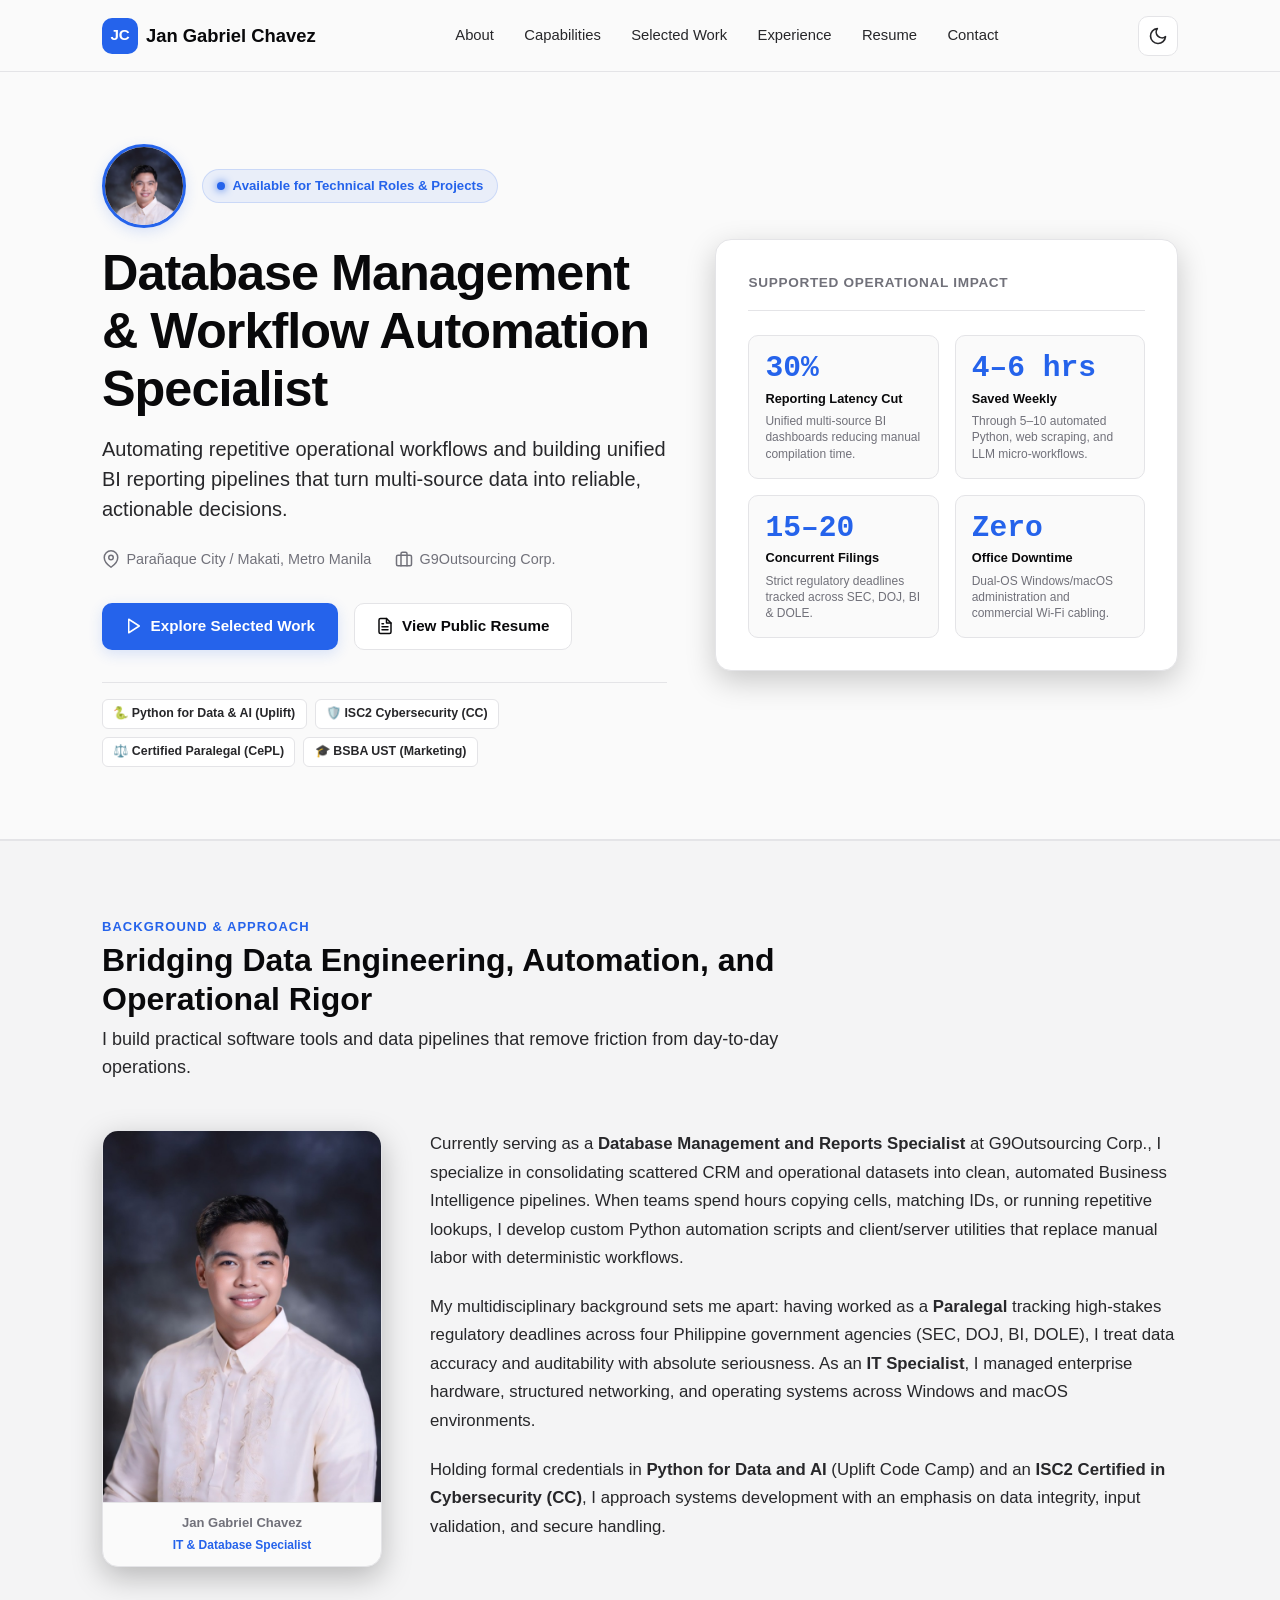
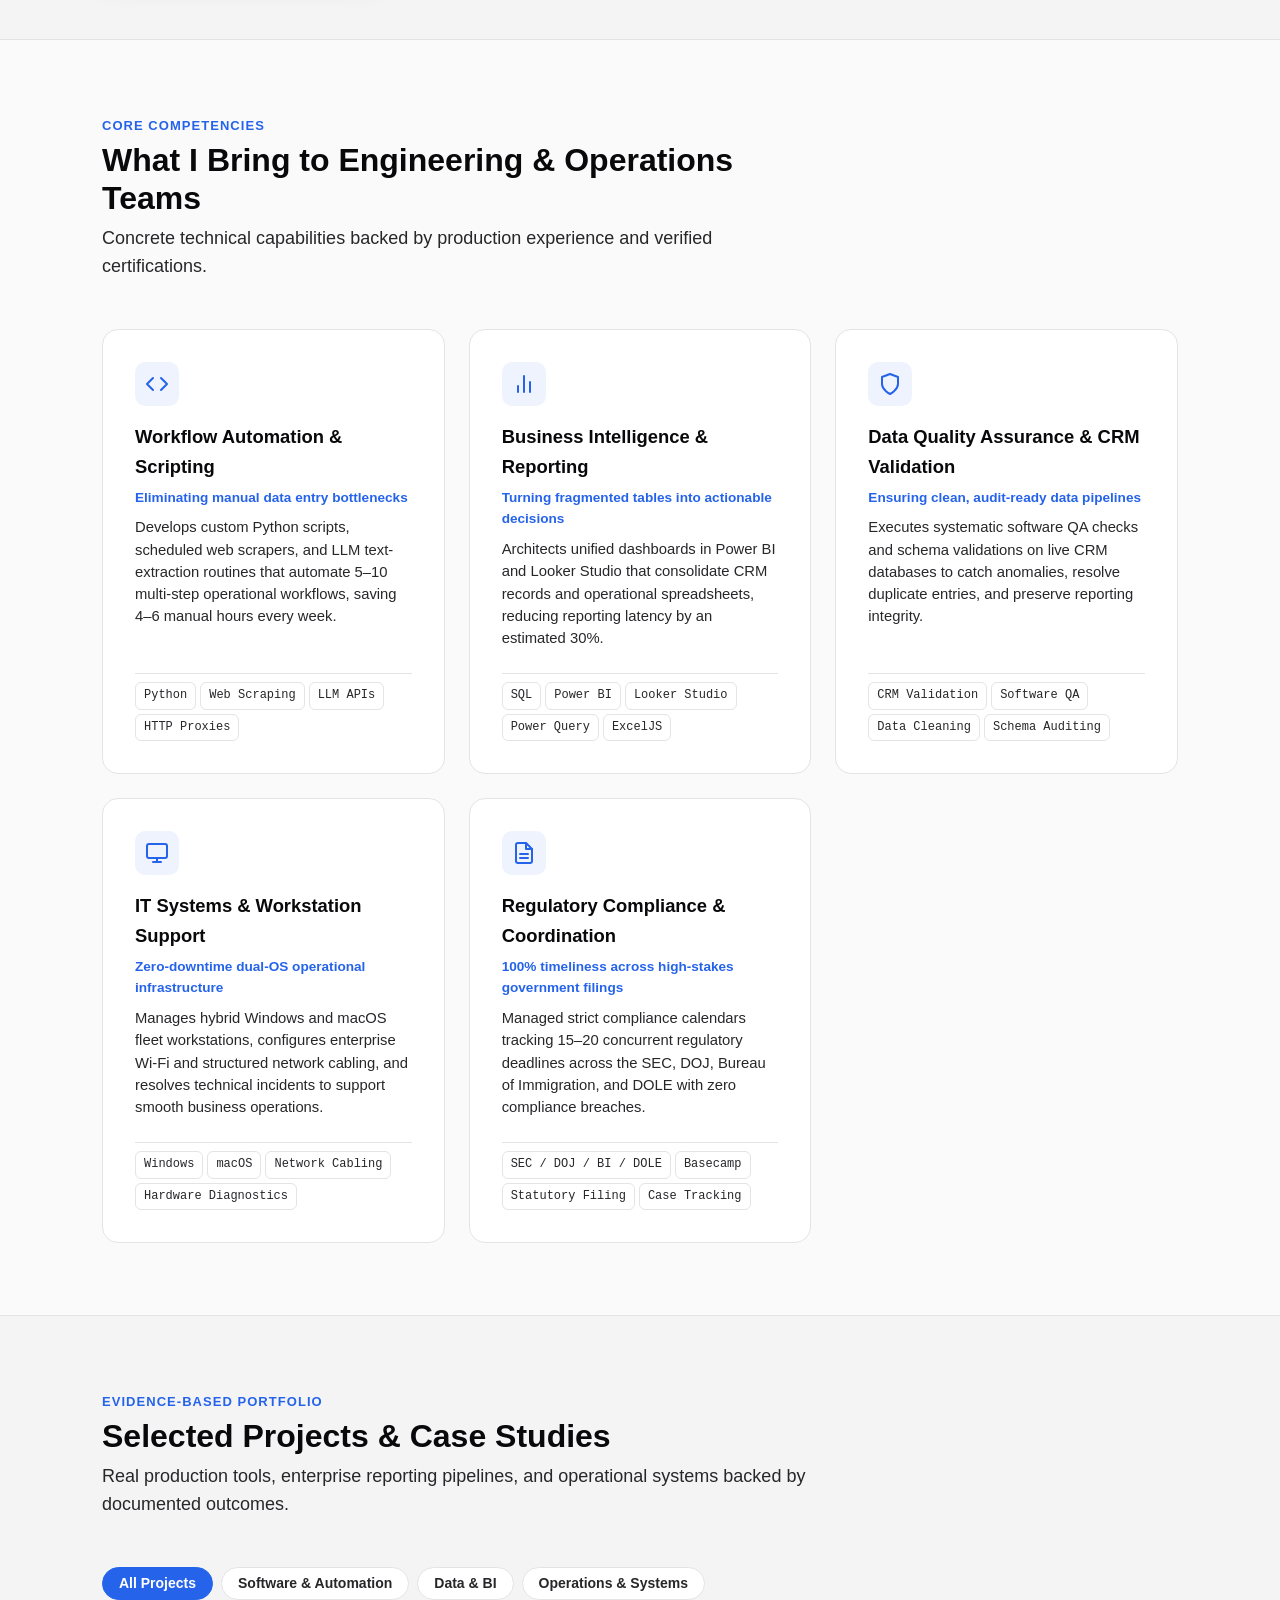
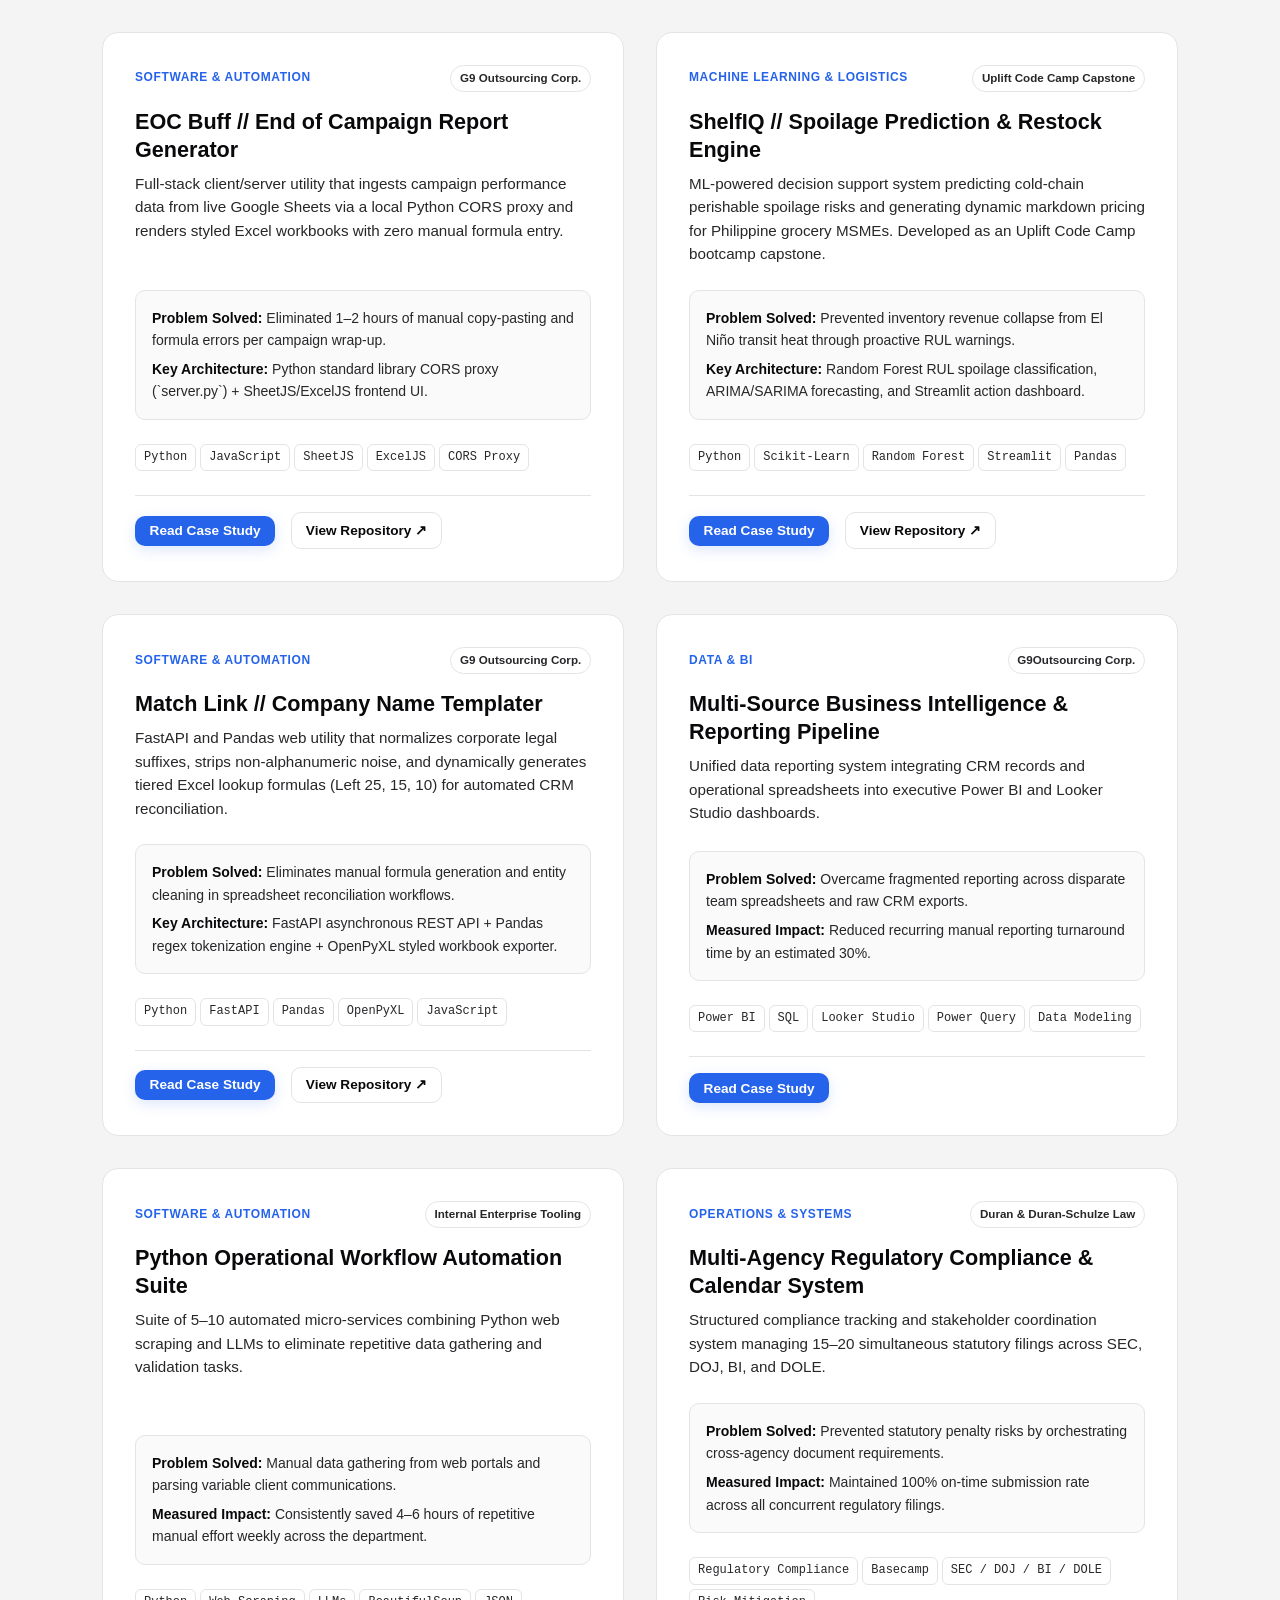
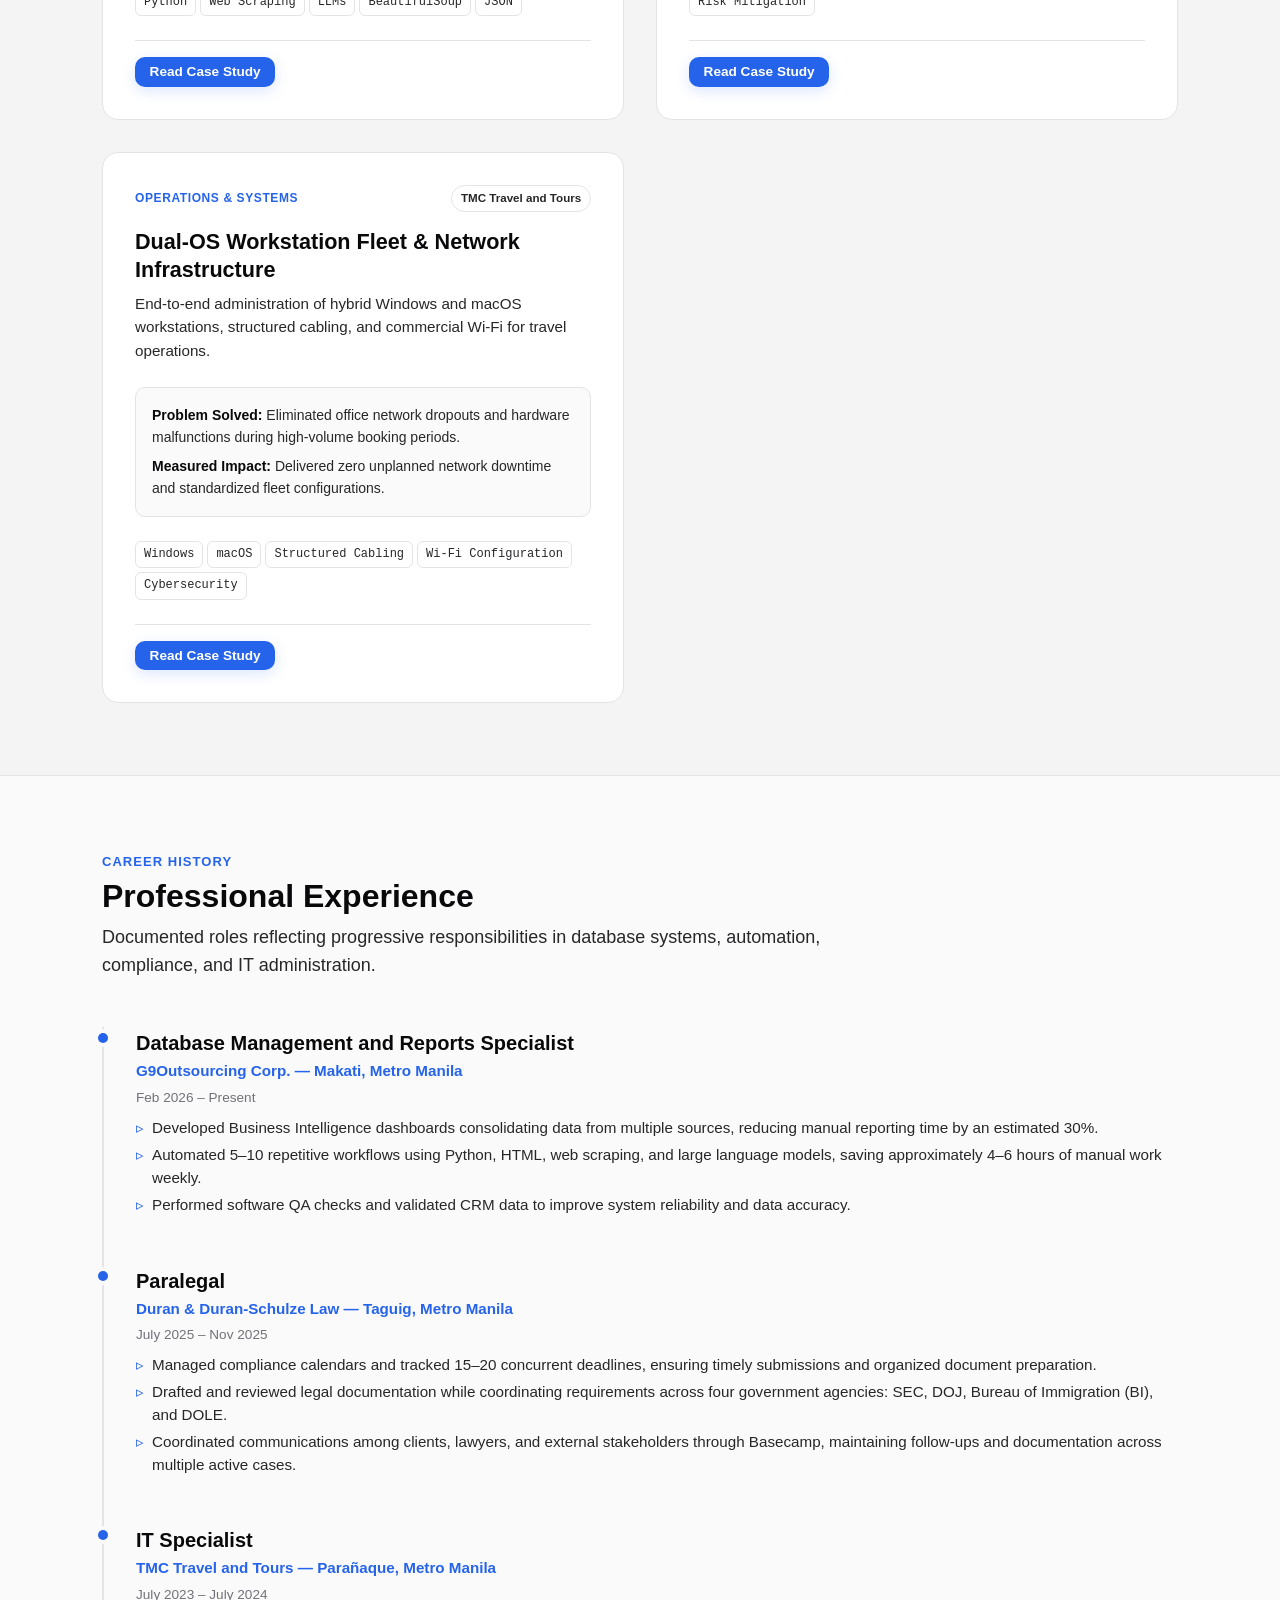
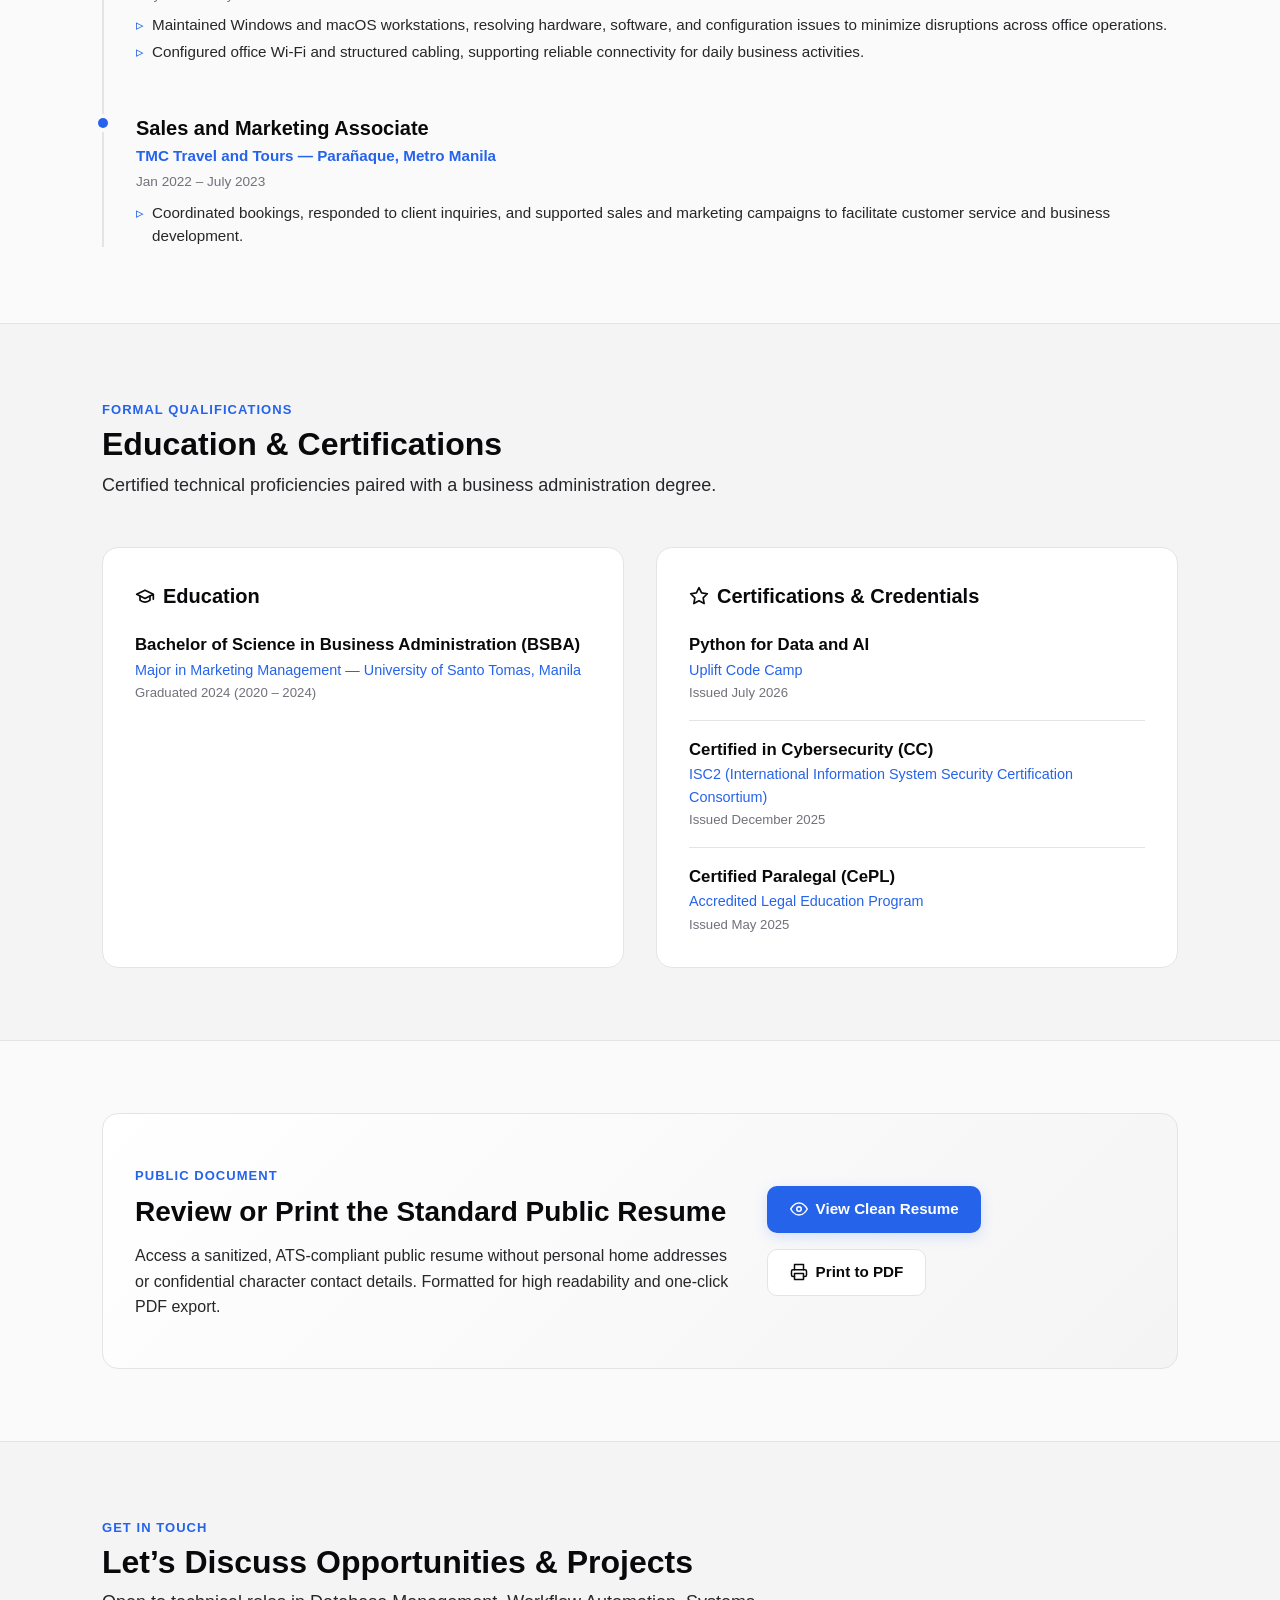
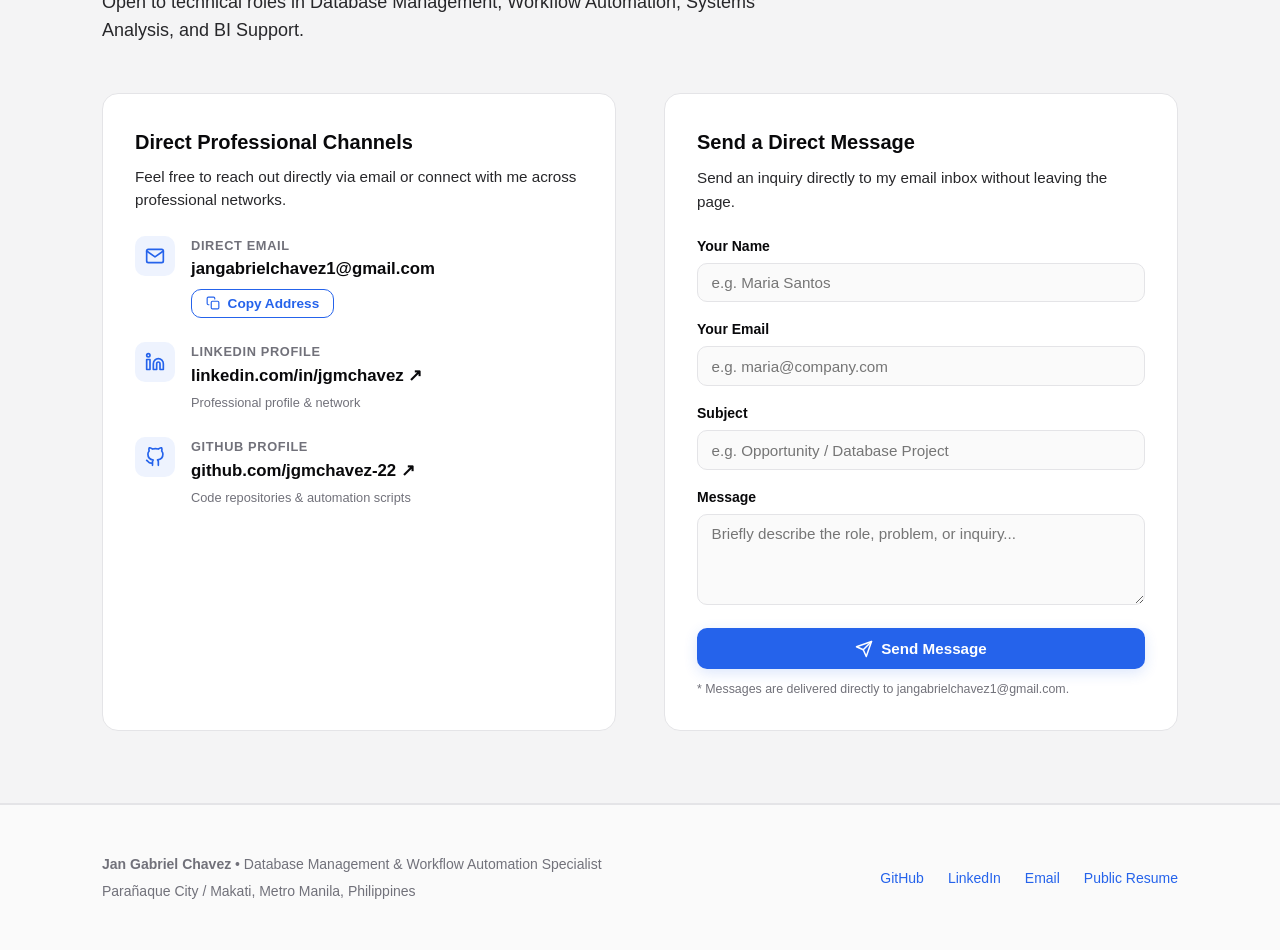
<file: index.html>
<!DOCTYPE html>
<html lang="en">
<head>
  <meta charset="UTF-8">
  <meta name="viewport" content="width=device-width, initial-scale=1.0">
  <meta http-equiv="X-UA-Compatible" content="ie=edge">
  <title>Jan Gabriel Chavez | Database Management & Workflow Automation Specialist</title>
  
  <!-- Search Metadata & Social Sharing -->
  <meta name="description" content="Portfolio of Jan Gabriel Chavez, Database Management & Workflow Automation Specialist in Metro Manila. Experience in Python scripting, SQL, Power BI dashboards, CRM validation, and IT support.">
  <meta name="author" content="Jan Gabriel Chavez">
  <meta property="og:title" content="Jan Gabriel Chavez | Database Management & Workflow Automation Specialist">
  <meta property="og:description" content="Automating repetitive operational workflows and building unified BI reporting pipelines that turn multi-source data into reliable, actionable decisions.">
  <meta property="og:type" content="website">
  <meta property="og:url" content="https://jgmchavez-22.github.io/portfolio/">
  <meta property="og:image" content="assets/jan-chavez.jpg">
  <meta name="twitter:card" content="summary_large_image">
  <meta name="twitter:title" content="Jan Gabriel Chavez | Database Management & Workflow Automation Specialist">
  <meta name="twitter:description" content="Python workflow automation, BI dashboards, CRM data validation, and IT support.">
  <meta name="twitter:image" content="assets/jan-chavez.jpg">

  <!-- Stylesheet -->
  <link rel="stylesheet" href="css/styles.css?v=20261114_brand">
</head>
<body>

  <!-- Accessible Skip Link -->
  <a href="#main-content" class="skip-link">Skip to main content</a>

  <!-- Global Header & Navigation -->
  <header class="site-header" role="banner">
    <div class="container nav-container">
      <a href="#home" class="brand-link" aria-label="Jan Gabriel Chavez Home">
        <span class="brand-badge" aria-hidden="true">JC</span>
        <span>Jan Gabriel Chavez</span>
      </a>

      <!-- Navigation Menu -->
      <nav aria-label="Main Navigation">
        <ul id="nav-menu" class="nav-menu">
          <li><a href="#about" class="nav-link">About</a></li>
          <li><a href="#capabilities" class="nav-link">Capabilities</a></li>
          <li><a href="#portfolio" class="nav-link">Selected Work</a></li>
          <li><a href="#experience" class="nav-link">Experience</a></li>
          <li><a href="#resume" class="nav-link">Resume</a></li>
          <li><a href="#contact" class="nav-link">Contact</a></li>
        </ul>
      </nav>

      <!-- Nav Actions (Theme Toggle & Mobile Menu) -->
      <div class="nav-actions">
        <button id="theme-toggle-btn" class="btn-icon" aria-label="Toggle dark/light theme">
          <span id="theme-icon"></span>
        </button>
        <button id="mobile-nav-toggle" class="btn-icon mobile-nav-toggle" aria-expanded="false" aria-controls="nav-menu" aria-label="Open navigation menu">
          <svg width="22" height="22" viewBox="0 0 24 24" fill="none" stroke="currentColor" stroke-width="2" stroke-linecap="round" stroke-linejoin="round" aria-hidden="true">
            <line x1="3" y1="12" x2="21" y2="12"></line>
            <line x1="3" y1="6" x2="21" y2="6"></line>
            <line x1="3" y1="18" x2="21" y2="18"></line>
          </svg>
        </button>
      </div>
    </div>
  </header>

  <!-- Main Content Container -->
  <main id="main-content" role="main">

    <!-- Hero Section -->
    <section id="home" class="hero-section" aria-labelledby="hero-title">
      <div class="container hero-layout">
        
        <!-- Left Column: Value Prop & Introduction -->
        <div>
          <div class="hero-header-profile">
            <img src="assets/jan-chavez.jpg" alt="Jan Gabriel Chavez" class="hero-avatar" width="84" height="84">
            <div class="hero-pill" style="margin-bottom: 0;">
              <span class="hero-pill-status" aria-hidden="true"></span>
              <span>Available for Technical Roles &amp; Projects</span>
            </div>
          </div>

          <h1 id="hero-title" class="hero-title">
            Database Management &amp; Workflow Automation Specialist
          </h1>

          <p class="hero-value-prop">
            Automating repetitive operational workflows and building unified BI reporting pipelines that turn multi-source data into reliable, actionable decisions.
          </p>

          <div class="hero-meta">
            <span class="hero-meta-item">
              <svg width="18" height="18" viewBox="0 0 24 24" fill="none" stroke="currentColor" stroke-width="2" stroke-linecap="round" stroke-linejoin="round" aria-hidden="true"><path d="M21 10c0 7-9 13-9 13s-9-6-9-13a9 9 0 0 1 18 0z"></path><circle cx="12" cy="10" r="3"></circle></svg>
              Parañaque City / Makati, Metro Manila
            </span>
            <span class="hero-meta-item">
              <svg width="18" height="18" viewBox="0 0 24 24" fill="none" stroke="currentColor" stroke-width="2" stroke-linecap="round" stroke-linejoin="round" aria-hidden="true"><rect x="2" y="7" width="20" height="14" rx="2" ry="2"></rect><path d="M16 21V5a2 2 0 0 0-2-2h-4a2 2 0 0 0-2 2v16"></path></svg>
              G9Outsourcing Corp.
            </span>
          </div>

          <div class="hero-ctas">
            <a href="#portfolio" class="btn btn-primary">
              <svg width="18" height="18" viewBox="0 0 24 24" fill="none" stroke="currentColor" stroke-width="2" stroke-linecap="round" stroke-linejoin="round" aria-hidden="true"><polygon points="5 3 19 12 5 21 5 3"></polygon></svg>
              Explore Selected Work
            </a>
            <a href="resume.html" class="btn btn-secondary">
              <svg width="18" height="18" viewBox="0 0 24 24" fill="none" stroke="currentColor" stroke-width="2" stroke-linecap="round" stroke-linejoin="round" aria-hidden="true"><path d="M14 2H6a2 2 0 0 0-2 2v16a2 2 0 0 0 2 2h12a2 2 0 0 0 2-2V8z"></path><polyline points="14 2 14 8 20 8"></polyline><line x1="16" y1="13" x2="8" y2="13"></line><line x1="16" y1="17" x2="8" y2="17"></line><polyline points="10 9 9 9 8 9"></polyline></svg>
              View Public Resume
            </a>
          </div>

          <!-- Verified Credentials -->
          <div class="hero-cert-badges">
            <span class="cert-badge-pill">🐍 Python for Data &amp; AI (Uplift)</span>
            <span class="cert-badge-pill">🛡️ ISC2 Cybersecurity (CC)</span>
            <span class="cert-badge-pill">⚖️ Certified Paralegal (CePL)</span>
            <span class="cert-badge-pill">🎓 BSBA UST (Marketing)</span>
          </div>
        </div>

        <!-- Right Column: Evidence Stat Card -->
        <aside class="hero-card" aria-label="Key Performance Metrics">
          <div class="hero-card-header">
            <h2 class="hero-card-title">Supported Operational Impact</h2>
          </div>
          <div class="stat-grid">
            <div class="stat-box">
              <div class="stat-value">30%</div>
              <div class="stat-label">Reporting Latency Cut</div>
              <div class="stat-desc">Unified multi-source BI dashboards reducing manual compilation time.</div>
            </div>
            <div class="stat-box">
              <div class="stat-value">4–6 hrs</div>
              <div class="stat-label">Saved Weekly</div>
              <div class="stat-desc">Through 5–10 automated Python, web scraping, and LLM micro-workflows.</div>
            </div>
            <div class="stat-box">
              <div class="stat-value">15–20</div>
              <div class="stat-label">Concurrent Filings</div>
              <div class="stat-desc">Strict regulatory deadlines tracked across SEC, DOJ, BI &amp; DOLE.</div>
            </div>
            <div class="stat-box">
              <div class="stat-value">Zero</div>
              <div class="stat-label">Office Downtime</div>
              <div class="stat-desc">Dual-OS Windows/macOS administration and commercial Wi-Fi cabling.</div>
            </div>
          </div>
        </aside>

      </div>
    </section>

    <!-- About Section -->
    <section id="about" class="section section-alt" aria-labelledby="about-title">
      <div class="container">
        <div class="section-header">
          <span class="section-tag">Background &amp; Approach</span>
          <h2 id="about-title" class="section-title">Bridging Data Engineering, Automation, and Operational Rigor</h2>
          <p class="section-lead">
            I build practical software tools and data pipelines that remove friction from day-to-day operations.
          </p>
        </div>

        <div class="about-grid">
          <div class="about-portrait-card">
            <img src="assets/jan-chavez.jpg" alt="Jan Gabriel Chavez professional portrait" class="about-portrait" width="280" height="373">
            <div class="about-portrait-caption">
              Jan Gabriel Chavez
              <div style="font-size: 0.75rem; color: var(--accent-primary); font-weight: 600; margin-top: 0.15rem;">IT &amp; Database Specialist</div>
            </div>
          </div>

          <div style="font-size: 1.05rem; color: var(--text-secondary); line-height: 1.7;">
            <p style="margin-bottom: 1.25rem;">
              Currently serving as a <strong>Database Management and Reports Specialist</strong> at G9Outsourcing Corp., I specialize in consolidating scattered CRM and operational datasets into clean, automated Business Intelligence pipelines. When teams spend hours copying cells, matching IDs, or running repetitive lookups, I develop custom Python automation scripts and client/server utilities that replace manual labor with deterministic workflows.
            </p>
            <p style="margin-bottom: 1.25rem;">
              My multidisciplinary background sets me apart: having worked as a <strong>Paralegal</strong> tracking high-stakes regulatory deadlines across four Philippine government agencies (SEC, DOJ, BI, DOLE), I treat data accuracy and auditability with absolute seriousness. As an <strong>IT Specialist</strong>, I managed enterprise hardware, structured networking, and operating systems across Windows and macOS environments.
            </p>
            <p>
              Holding formal credentials in <strong>Python for Data and AI</strong> (Uplift Code Camp) and an <strong>ISC2 Certified in Cybersecurity (CC)</strong>, I approach systems development with an emphasis on data integrity, input validation, and secure handling.
            </p>
          </div>
        </div>
      </div>
    </section>

    <!-- Capabilities Section -->
    <section id="capabilities" class="section" aria-labelledby="capabilities-title">
      <div class="container">
        <div class="section-header">
          <span class="section-tag">Core Competencies</span>
          <h2 id="capabilities-title" class="section-title">What I Bring to Engineering &amp; Operations Teams</h2>
          <p class="section-lead">
            Concrete technical capabilities backed by production experience and verified certifications.
          </p>
        </div>

        <div class="capabilities-grid">
          
          <!-- Card 1 -->
          <article class="capability-card">
            <div class="capability-icon" aria-hidden="true">
              <svg width="24" height="24" viewBox="0 0 24 24" fill="none" stroke="currentColor" stroke-width="2" stroke-linecap="round" stroke-linejoin="round"><polyline points="16 18 22 12 16 6"></polyline><polyline points="8 6 2 12 8 18"></polyline></svg>
            </div>
            <h3 class="capability-title">Workflow Automation &amp; Scripting</h3>
            <p class="capability-tagline">Eliminating manual data entry bottlenecks</p>
            <p class="capability-desc">
              Develops custom Python scripts, scheduled web scrapers, and LLM text-extraction routines that automate 5–10 multi-step operational workflows, saving 4–6 manual hours every week.
            </p>
            <div class="capability-tools">
              <span class="tool-tag">Python</span>
              <span class="tool-tag">Web Scraping</span>
              <span class="tool-tag">LLM APIs</span>
              <span class="tool-tag">HTTP Proxies</span>
            </div>
          </article>

          <!-- Card 2 -->
          <article class="capability-card">
            <div class="capability-icon" aria-hidden="true">
              <svg width="24" height="24" viewBox="0 0 24 24" fill="none" stroke="currentColor" stroke-width="2" stroke-linecap="round" stroke-linejoin="round"><line x1="18" y1="20" x2="18" y2="10"></line><line x1="12" y1="20" x2="12" y2="4"></line><line x1="6" y1="20" x2="6" y2="14"></line></svg>
            </div>
            <h3 class="capability-title">Business Intelligence &amp; Reporting</h3>
            <p class="capability-tagline">Turning fragmented tables into actionable decisions</p>
            <p class="capability-desc">
              Architects unified dashboards in Power BI and Looker Studio that consolidate CRM records and operational spreadsheets, reducing reporting latency by an estimated 30%.
            </p>
            <div class="capability-tools">
              <span class="tool-tag">SQL</span>
              <span class="tool-tag">Power BI</span>
              <span class="tool-tag">Looker Studio</span>
              <span class="tool-tag">Power Query</span>
              <span class="tool-tag">ExcelJS</span>
            </div>
          </article>

          <!-- Card 3 -->
          <article class="capability-card">
            <div class="capability-icon" aria-hidden="true">
              <svg width="24" height="24" viewBox="0 0 24 24" fill="none" stroke="currentColor" stroke-width="2" stroke-linecap="round" stroke-linejoin="round"><path d="M12 22s8-4 8-10V5l-8-3-8 3v7c0 6 8 10 8 10z"></path></svg>
            </div>
            <h3 class="capability-title">Data Quality Assurance &amp; CRM Validation</h3>
            <p class="capability-tagline">Ensuring clean, audit-ready data pipelines</p>
            <p class="capability-desc">
              Executes systematic software QA checks and schema validations on live CRM databases to catch anomalies, resolve duplicate entries, and preserve reporting integrity.
            </p>
            <div class="capability-tools">
              <span class="tool-tag">CRM Validation</span>
              <span class="tool-tag">Software QA</span>
              <span class="tool-tag">Data Cleaning</span>
              <span class="tool-tag">Schema Auditing</span>
            </div>
          </article>

          <!-- Card 4 -->
          <article class="capability-card">
            <div class="capability-icon" aria-hidden="true">
              <svg width="24" height="24" viewBox="0 0 24 24" fill="none" stroke="currentColor" stroke-width="2" stroke-linecap="round" stroke-linejoin="round"><rect x="2" y="3" width="20" height="14" rx="2" ry="2"></rect><line x1="8" y1="21" x2="16" y2="21"></line><line x1="12" y1="17" x2="12" y2="21"></line></svg>
            </div>
            <h3 class="capability-title">IT Systems &amp; Workstation Support</h3>
            <p class="capability-tagline">Zero-downtime dual-OS operational infrastructure</p>
            <p class="capability-desc">
              Manages hybrid Windows and macOS fleet workstations, configures enterprise Wi-Fi and structured network cabling, and resolves technical incidents to support smooth business operations.
            </p>
            <div class="capability-tools">
              <span class="tool-tag">Windows</span>
              <span class="tool-tag">macOS</span>
              <span class="tool-tag">Network Cabling</span>
              <span class="tool-tag">Hardware Diagnostics</span>
            </div>
          </article>

          <!-- Card 5 -->
          <article class="capability-card">
            <div class="capability-icon" aria-hidden="true">
              <svg width="24" height="24" viewBox="0 0 24 24" fill="none" stroke="currentColor" stroke-width="2" stroke-linecap="round" stroke-linejoin="round"><path d="M14 2H6a2 2 0 0 0-2 2v16a2 2 0 0 0 2 2h12a2 2 0 0 0 2-2V8z"></path><polyline points="14 2 14 8 20 8"></polyline><line x1="16" y1="13" x2="8" y2="13"></line><line x1="16" y1="17" x2="8" y2="17"></line></svg>
            </div>
            <h3 class="capability-title">Regulatory Compliance &amp; Coordination</h3>
            <p class="capability-tagline">100% timeliness across high-stakes government filings</p>
            <p class="capability-desc">
              Managed strict compliance calendars tracking 15–20 concurrent regulatory deadlines across the SEC, DOJ, Bureau of Immigration, and DOLE with zero compliance breaches.
            </p>
            <div class="capability-tools">
              <span class="tool-tag">SEC / DOJ / BI / DOLE</span>
              <span class="tool-tag">Basecamp</span>
              <span class="tool-tag">Statutory Filing</span>
              <span class="tool-tag">Case Tracking</span>
            </div>
          </article>

        </div>
      </div>
    </section>

    <!-- Selected Work & Integrated Portfolio -->
    <section id="portfolio" class="section section-alt" aria-labelledby="portfolio-title">
      <div class="container">
        <div class="section-header">
          <span class="section-tag">Evidence-Based Portfolio</span>
          <h2 id="portfolio-title" class="section-title">Selected Projects &amp; Case Studies</h2>
          <p class="section-lead">
            Real production tools, enterprise reporting pipelines, and operational systems backed by documented outcomes.
          </p>
        </div>

        <!-- Filter Controls -->
        <div class="portfolio-filters" role="group" aria-label="Filter projects by category">
          <button class="filter-btn is-active" data-filter="all" aria-pressed="true">All Projects</button>
          <button class="filter-btn" data-filter="software" aria-pressed="false">Software &amp; Automation</button>
          <button class="filter-btn" data-filter="data" aria-pressed="false">Data &amp; BI</button>
          <button class="filter-btn" data-filter="operations" aria-pressed="false">Operations &amp; Systems</button>
        </div>

        <!-- Portfolio Cards Grid -->
        <div class="portfolio-grid">

          <!-- Project 1: EOC Buff -->
          <article class="project-card" data-category="software">
            <div class="project-meta-top">
              <span class="project-category">Software &amp; Automation</span>
              <span class="project-badge">G9 Outsourcing Corp.</span>
            </div>
            <h3 class="project-title">EOC Buff // End of Campaign Report Generator</h3>
            <p class="project-summary">
              Full-stack client/server utility that ingests campaign performance data from live Google Sheets via a local Python CORS proxy and renders styled Excel workbooks with zero manual formula entry.
            </p>
            <div class="project-highlights-box">
              <div class="highlight-row">
                <span class="highlight-label">Problem Solved: </span>
                <span class="highlight-val">Eliminated 1–2 hours of manual copy-pasting and formula errors per campaign wrap-up.</span>
              </div>
              <div class="highlight-row">
                <span class="highlight-label">Key Architecture: </span>
                <span class="highlight-val">Python standard library CORS proxy (`server.py`) + SheetJS/ExcelJS frontend UI.</span>
              </div>
            </div>
            <div class="project-tags">
              <span class="tool-tag">Python</span>
              <span class="tool-tag">JavaScript</span>
              <span class="tool-tag">SheetJS</span>
              <span class="tool-tag">ExcelJS</span>
              <span class="tool-tag">CORS Proxy</span>
            </div>
            <div class="project-actions">
              <button class="btn btn-primary btn-sm" data-open-case="eoc-buff">
                Read Case Study
              </button>
              <a href="https://github.com/jgmchavez-22/EOC-Break-FRVNT" target="_blank" rel="noopener noreferrer" class="btn btn-secondary btn-sm">
                View Repository ↗
              </a>
            </div>
          </article>

          <!-- Project: ShelfIQ (Uplift Code Camp Capstone) -->
          <article class="project-card" data-category="data">
            <div class="project-meta-top">
              <span class="project-category">Machine Learning &amp; Logistics</span>
              <span class="project-badge">Uplift Code Camp Capstone</span>
            </div>
            <h3 class="project-title">ShelfIQ // Spoilage Prediction &amp; Restock Engine</h3>
            <p class="project-summary">
              ML-powered decision support system predicting cold-chain perishable spoilage risks and generating dynamic markdown pricing for Philippine grocery MSMEs. Developed as an Uplift Code Camp bootcamp capstone.
            </p>
            <div class="project-highlights-box">
              <div class="highlight-row">
                <span class="highlight-label">Problem Solved: </span>
                <span class="highlight-val">Prevented inventory revenue collapse from El Niño transit heat through proactive RUL warnings.</span>
              </div>
              <div class="highlight-row">
                <span class="highlight-label">Key Architecture: </span>
                <span class="highlight-val">Random Forest RUL spoilage classification, ARIMA/SARIMA forecasting, and Streamlit action dashboard.</span>
              </div>
            </div>
            <div class="project-tags">
              <span class="tool-tag">Python</span>
              <span class="tool-tag">Scikit-Learn</span>
              <span class="tool-tag">Random Forest</span>
              <span class="tool-tag">Streamlit</span>
              <span class="tool-tag">Pandas</span>
            </div>
            <div class="project-actions">
              <button class="btn btn-primary btn-sm" data-open-case="shelfiq">
                Read Case Study
              </button>
              <a href="https://github.com/jgmchavez-22/ShelfIQ" target="_blank" rel="noopener noreferrer" class="btn btn-secondary btn-sm">
                View Repository ↗
              </a>
            </div>
          </article>

          <!-- Project: Match Link -->
          <article class="project-card" data-category="software">
            <div class="project-meta-top">
              <span class="project-category">Software &amp; Automation</span>
              <span class="project-badge">G9 Outsourcing Corp.</span>
            </div>
            <h3 class="project-title">Match Link // Company Name Templater</h3>
            <p class="project-summary">
              FastAPI and Pandas web utility that normalizes corporate legal suffixes, strips non-alphanumeric noise, and dynamically generates tiered Excel lookup formulas (Left 25, 15, 10) for automated CRM reconciliation.
            </p>
            <div class="project-highlights-box">
              <div class="highlight-row">
                <span class="highlight-label">Problem Solved: </span>
                <span class="highlight-val">Eliminates manual formula generation and entity cleaning in spreadsheet reconciliation workflows.</span>
              </div>
              <div class="highlight-row">
                <span class="highlight-label">Key Architecture: </span>
                <span class="highlight-val">FastAPI asynchronous REST API + Pandas regex tokenization engine + OpenPyXL styled workbook exporter.</span>
              </div>
            </div>
            <div class="project-tags">
              <span class="tool-tag">Python</span>
              <span class="tool-tag">FastAPI</span>
              <span class="tool-tag">Pandas</span>
              <span class="tool-tag">OpenPyXL</span>
              <span class="tool-tag">JavaScript</span>
            </div>
            <div class="project-actions">
              <button class="btn btn-primary btn-sm" data-open-case="matchlink-templater">
                Read Case Study
              </button>
              <a href="https://github.com/jgmchavez-22/Match-Link" target="_blank" rel="noopener noreferrer" class="btn btn-secondary btn-sm">
                View Repository ↗
              </a>
            </div>
          </article>

          <!-- Project 2: BI Dashboards -->
          <article class="project-card" data-category="data">
            <div class="project-meta-top">
              <span class="project-category">Data &amp; BI</span>
              <span class="project-badge">G9Outsourcing Corp.</span>
            </div>
            <h3 class="project-title">Multi-Source Business Intelligence &amp; Reporting Pipeline</h3>
            <p class="project-summary">
              Unified data reporting system integrating CRM records and operational spreadsheets into executive Power BI and Looker Studio dashboards.
            </p>
            <div class="project-highlights-box">
              <div class="highlight-row">
                <span class="highlight-label">Problem Solved: </span>
                <span class="highlight-val">Overcame fragmented reporting across disparate team spreadsheets and raw CRM exports.</span>
              </div>
              <div class="highlight-row">
                <span class="highlight-label">Measured Impact: </span>
                <span class="highlight-val">Reduced recurring manual reporting turnaround time by an estimated 30%.</span>
              </div>
            </div>
            <div class="project-tags">
              <span class="tool-tag">Power BI</span>
              <span class="tool-tag">SQL</span>
              <span class="tool-tag">Looker Studio</span>
              <span class="tool-tag">Power Query</span>
              <span class="tool-tag">Data Modeling</span>
            </div>
            <div class="project-actions">
              <button class="btn btn-primary btn-sm" data-open-case="bi-dashboards">
                Read Case Study
              </button>
            </div>
          </article>

          <!-- Project 3: Workflow Automations -->
          <article class="project-card" data-category="software">
            <div class="project-meta-top">
              <span class="project-category">Software &amp; Automation</span>
              <span class="project-badge">Internal Enterprise Tooling</span>
            </div>
            <h3 class="project-title">Python Operational Workflow Automation Suite</h3>
            <p class="project-summary">
              Suite of 5–10 automated micro-services combining Python web scraping and LLMs to eliminate repetitive data gathering and validation tasks.
            </p>
            <div class="project-highlights-box">
              <div class="highlight-row">
                <span class="highlight-label">Problem Solved: </span>
                <span class="highlight-val">Manual data gathering from web portals and parsing variable client communications.</span>
              </div>
              <div class="highlight-row">
                <span class="highlight-label">Measured Impact: </span>
                <span class="highlight-val">Consistently saved 4–6 hours of repetitive manual effort weekly across the department.</span>
              </div>
            </div>
            <div class="project-tags">
              <span class="tool-tag">Python</span>
              <span class="tool-tag">Web Scraping</span>
              <span class="tool-tag">LLMs</span>
              <span class="tool-tag">BeautifulSoup</span>
              <span class="tool-tag">JSON</span>
            </div>
            <div class="project-actions">
              <button class="btn btn-primary btn-sm" data-open-case="workflow-automations">
                Read Case Study
              </button>
            </div>
          </article>

          <!-- Project 4: Compliance Tracker -->
          <article class="project-card" data-category="operations">
            <div class="project-meta-top">
              <span class="project-category">Operations &amp; Systems</span>
              <span class="project-badge">Duran &amp; Duran-Schulze Law</span>
            </div>
            <h3 class="project-title">Multi-Agency Regulatory Compliance &amp; Calendar System</h3>
            <p class="project-summary">
              Structured compliance tracking and stakeholder coordination system managing 15–20 simultaneous statutory filings across SEC, DOJ, BI, and DOLE.
            </p>
            <div class="project-highlights-box">
              <div class="highlight-row">
                <span class="highlight-label">Problem Solved: </span>
                <span class="highlight-val">Prevented statutory penalty risks by orchestrating cross-agency document requirements.</span>
              </div>
              <div class="highlight-row">
                <span class="highlight-label">Measured Impact: </span>
                <span class="highlight-val">Maintained 100% on-time submission rate across all concurrent regulatory filings.</span>
              </div>
            </div>
            <div class="project-tags">
              <span class="tool-tag">Regulatory Compliance</span>
              <span class="tool-tag">Basecamp</span>
              <span class="tool-tag">SEC / DOJ / BI / DOLE</span>
              <span class="tool-tag">Risk Mitigation</span>
            </div>
            <div class="project-actions">
              <button class="btn btn-primary btn-sm" data-open-case="compliance-tracker">
                Read Case Study
              </button>
            </div>
          </article>

          <!-- Project 5: IT Infrastructure -->
          <article class="project-card" data-category="operations">
            <div class="project-meta-top">
              <span class="project-category">Operations &amp; Systems</span>
              <span class="project-badge">TMC Travel and Tours</span>
            </div>
            <h3 class="project-title">Dual-OS Workstation Fleet &amp; Network Infrastructure</h3>
            <p class="project-summary">
              End-to-end administration of hybrid Windows and macOS workstations, structured cabling, and commercial Wi-Fi for travel operations.
            </p>
            <div class="project-highlights-box">
              <div class="highlight-row">
                <span class="highlight-label">Problem Solved: </span>
                <span class="highlight-val">Eliminated office network dropouts and hardware malfunctions during high-volume booking periods.</span>
              </div>
              <div class="highlight-row">
                <span class="highlight-label">Measured Impact: </span>
                <span class="highlight-val">Delivered zero unplanned network downtime and standardized fleet configurations.</span>
              </div>
            </div>
            <div class="project-tags">
              <span class="tool-tag">Windows</span>
              <span class="tool-tag">macOS</span>
              <span class="tool-tag">Structured Cabling</span>
              <span class="tool-tag">Wi-Fi Configuration</span>
              <span class="tool-tag">Cybersecurity</span>
            </div>
            <div class="project-actions">
              <button class="btn btn-primary btn-sm" data-open-case="it-infrastructure">
                Read Case Study
              </button>
            </div>
          </article>

        </div>
      </div>
    </section>

    <!-- Professional Experience Timeline -->
    <section id="experience" class="section" aria-labelledby="experience-title">
      <div class="container">
        <div class="section-header">
          <span class="section-tag">Career History</span>
          <h2 id="experience-title" class="section-title">Professional Experience</h2>
          <p class="section-lead">
            Documented roles reflecting progressive responsibilities in database systems, automation, compliance, and IT administration.
          </p>
        </div>

        <div class="timeline">
          
          <!-- Role 1 -->
          <div class="timeline-item">
            <div class="timeline-dot" aria-hidden="true"></div>
            <header class="timeline-header">
              <h3 class="timeline-role">Database Management and Reports Specialist</h3>
              <div class="timeline-company">G9Outsourcing Corp. — Makati, Metro Manila</div>
              <time class="timeline-meta">Feb 2026 – Present</time>
            </header>
            <ul class="timeline-list">
              <li>Developed Business Intelligence dashboards consolidating data from multiple sources, reducing manual reporting time by an estimated 30%.</li>
              <li>Automated 5–10 repetitive workflows using Python, HTML, web scraping, and large language models, saving approximately 4–6 hours of manual work weekly.</li>
              <li>Performed software QA checks and validated CRM data to improve system reliability and data accuracy.</li>
            </ul>
          </div>

          <!-- Role 2 -->
          <div class="timeline-item">
            <div class="timeline-dot" aria-hidden="true"></div>
            <header class="timeline-header">
              <h3 class="timeline-role">Paralegal</h3>
              <div class="timeline-company">Duran &amp; Duran-Schulze Law — Taguig, Metro Manila</div>
              <time class="timeline-meta">July 2025 – Nov 2025</time>
            </header>
            <ul class="timeline-list">
              <li>Managed compliance calendars and tracked 15–20 concurrent deadlines, ensuring timely submissions and organized document preparation.</li>
              <li>Drafted and reviewed legal documentation while coordinating requirements across four government agencies: SEC, DOJ, Bureau of Immigration (BI), and DOLE.</li>
              <li>Coordinated communications among clients, lawyers, and external stakeholders through Basecamp, maintaining follow-ups and documentation across multiple active cases.</li>
            </ul>
          </div>

          <!-- Role 3 -->
          <div class="timeline-item">
            <div class="timeline-dot" aria-hidden="true"></div>
            <header class="timeline-header">
              <h3 class="timeline-role">IT Specialist</h3>
              <div class="timeline-company">TMC Travel and Tours — Parañaque, Metro Manila</div>
              <time class="timeline-meta">July 2023 – July 2024</time>
            </header>
            <ul class="timeline-list">
              <li>Maintained Windows and macOS workstations, resolving hardware, software, and configuration issues to minimize disruptions across office operations.</li>
              <li>Configured office Wi-Fi and structured cabling, supporting reliable connectivity for daily business activities.</li>
            </ul>
          </div>

          <!-- Role 4 -->
          <div class="timeline-item">
            <div class="timeline-dot" aria-hidden="true"></div>
            <header class="timeline-header">
              <h3 class="timeline-role">Sales and Marketing Associate</h3>
              <div class="timeline-company">TMC Travel and Tours — Parañaque, Metro Manila</div>
              <time class="timeline-meta">Jan 2022 – July 2023</time>
            </header>
            <ul class="timeline-list">
              <li>Coordinated bookings, responded to client inquiries, and supported sales and marketing campaigns to facilitate customer service and business development.</li>
            </ul>
          </div>

        </div>
      </div>
    </section>

    <!-- Education & Certifications -->
    <section class="section section-alt" aria-labelledby="credentials-title">
      <div class="container">
        <div class="section-header">
          <span class="section-tag">Formal Qualifications</span>
          <h2 id="credentials-title" class="section-title">Education &amp; Certifications</h2>
          <p class="section-lead">
            Certified technical proficiencies paired with a business administration degree.
          </p>
        </div>

        <div class="credentials-grid">
          
          <!-- Education Box -->
          <div class="credential-box">
            <h3 style="font-size: 1.25rem; font-weight: 700; color: var(--text-primary); margin-bottom: 1.25rem; display: flex; align-items: center; gap: 0.5rem;">
              <svg width="20" height="20" viewBox="0 0 24 24" fill="none" stroke="currentColor" stroke-width="2" stroke-linecap="round" stroke-linejoin="round" aria-hidden="true"><path d="M22 10v6M2 10l10-5 10 5-10 5z"></path><path d="M6 12v5c3 3 9 3 12 0v-5"></path></svg>
              Education
            </h3>
            <div class="credential-item">
              <div class="credential-title">Bachelor of Science in Business Administration (BSBA)</div>
              <div class="credential-issuer">Major in Marketing Management — University of Santo Tomas, Manila</div>
              <div class="credential-date">Graduated 2024 (2020 – 2024)</div>
            </div>
          </div>

          <!-- Certifications Box -->
          <div class="credential-box">
            <h3 style="font-size: 1.25rem; font-weight: 700; color: var(--text-primary); margin-bottom: 1.25rem; display: flex; align-items: center; gap: 0.5rem;">
              <svg width="20" height="20" viewBox="0 0 24 24" fill="none" stroke="currentColor" stroke-width="2" stroke-linecap="round" stroke-linejoin="round" aria-hidden="true"><polygon points="12 2 15.09 8.26 22 9.27 17 14.14 18.18 21.02 12 17.77 5.82 21.02 7 14.14 2 9.27 8.91 8.26 12 2"></polygon></svg>
              Certifications &amp; Credentials
            </h3>

            <div class="credential-item">
              <div class="credential-title">Python for Data and AI</div>
              <div class="credential-issuer">Uplift Code Camp</div>
              <div class="credential-date">Issued July 2026</div>
            </div>

            <div class="credential-item">
              <div class="credential-title">Certified in Cybersecurity (CC)</div>
              <div class="credential-issuer">ISC2 (International Information System Security Certification Consortium)</div>
              <div class="credential-date">Issued December 2025</div>
            </div>

            <div class="credential-item">
              <div class="credential-title">Certified Paralegal (CePL)</div>
              <div class="credential-issuer">Accredited Legal Education Program</div>
              <div class="credential-date">Issued May 2025</div>
            </div>
          </div>

        </div>
      </div>
    </section>

    <!-- Public Resume Callout -->
    <section id="resume" class="section" aria-labelledby="resume-cta-title">
      <div class="container">
        <div class="resume-cta-box">
          <div class="resume-cta-content">
            <span class="section-tag">Public Document</span>
            <h2 id="resume-cta-title" style="font-size: 1.75rem; font-weight: 800; color: var(--text-primary); margin-bottom: 0.5rem;">
              Review or Print the Standard Public Resume
            </h2>
            <p>
              Access a sanitized, ATS-compliant public resume without personal home addresses or confidential character contact details. Formatted for high readability and one-click PDF export.
            </p>
          </div>
          <div class="resume-cta-actions">
            <a href="resume.html" class="btn btn-primary">
              <svg width="18" height="18" viewBox="0 0 24 24" fill="none" stroke="currentColor" stroke-width="2" stroke-linecap="round" stroke-linejoin="round" aria-hidden="true"><path d="M1 12s4-8 11-8 11 8 11 8-4 8-11 8-11-8-11-8z"></path><circle cx="12" cy="12" r="3"></circle></svg>
              View Clean Resume
            </a>
            <a href="resume.html" onclick="setTimeout(() => window.print(), 300)" class="btn btn-secondary">
              <svg width="18" height="18" viewBox="0 0 24 24" fill="none" stroke="currentColor" stroke-width="2" stroke-linecap="round" stroke-linejoin="round" aria-hidden="true"><polyline points="6 9 6 2 18 2 18 9"></polyline><path d="M6 18H4a2 2 0 0 1-2-2v-5a2 2 0 0 1 2-2h16a2 2 0 0 1 2 2v5a2 2 0 0 1-2 2h-2"></path><rect x="6" y="14" width="12" height="8"></rect></svg>
              Print to PDF
            </a>
          </div>
        </div>
      </div>
    </section>

    <!-- Contact Section -->
    <section id="contact" class="section section-alt" aria-labelledby="contact-title">
      <div class="container">
        <div class="section-header">
          <span class="section-tag">Get in Touch</span>
          <h2 id="contact-title" class="section-title">Let’s Discuss Opportunities &amp; Projects</h2>
          <p class="section-lead">
            Open to technical roles in Database Management, Workflow Automation, Systems Analysis, and BI Support.
          </p>
        </div>

        <div class="contact-layout">
          
          <!-- Direct Channels -->
          <div class="contact-card">
            <h3 style="font-size: 1.25rem; font-weight: 700; color: var(--text-primary); margin-bottom: 0.5rem;">
              Direct Professional Channels
            </h3>
            <p style="font-size: 0.95rem; color: var(--text-secondary); line-height: 1.5;">
              Feel free to reach out directly via email or connect with me across professional networks.
            </p>

            <div class="contact-list">
              
              <!-- Email -->
              <div class="contact-item">
                <div class="contact-icon" aria-hidden="true">
                  <svg width="20" height="20" viewBox="0 0 24 24" fill="none" stroke="currentColor" stroke-width="2" stroke-linecap="round" stroke-linejoin="round"><path d="M4 4h16c1.1 0 2 .9 2 2v12c0 1.1-.9 2-2 2H4c-1.1 0-2-.9-2-2V6c0-1.1.9-2 2-2z"></path><polyline points="22,6 12,13 2,6"></polyline></svg>
                </div>
                <div>
                  <div class="contact-details-label">Direct Email</div>
                  <a href="mailto:jangabrielchavez1@gmail.com" class="contact-details-val">jangabrielchavez1@gmail.com</a>
                  <div style="margin-top: 0.35rem;">
                    <button id="copy-email-btn" class="btn btn-outline btn-sm" aria-label="Copy email address to clipboard">
                      <svg width="14" height="14" viewBox="0 0 24 24" fill="none" stroke="currentColor" stroke-width="2" stroke-linecap="round" stroke-linejoin="round" aria-hidden="true"><rect x="9" y="9" width="13" height="13" rx="2" ry="2"></rect><path d="M5 15H4a2 2 0 0 1-2-2V4a2 2 0 0 1 2-2h9a2 2 0 0 1 2 2v1"></path></svg>
                      Copy Address
                    </button>
                    <span id="copy-feedback" class="copy-feedback" role="status" aria-live="polite"></span>
                  </div>
                </div>
              </div>

              <!-- LinkedIn -->
              <div class="contact-item">
                <div class="contact-icon" aria-hidden="true">
                  <svg width="20" height="20" viewBox="0 0 24 24" fill="none" stroke="currentColor" stroke-width="2" stroke-linecap="round" stroke-linejoin="round"><path d="M16 8a6 6 0 0 1 6 6v7h-4v-7a2 2 0 0 0-2-2 2 2 0 0 0-2 2v7h-4v-7a6 6 0 0 1 6-6z"></path><rect x="2" y="9" width="4" height="12"></rect><circle cx="4" cy="4" r="2"></circle></svg>
                </div>
                <div>
                  <div class="contact-details-label">LinkedIn Profile</div>
                  <a href="https://www.linkedin.com/in/jgmchavez/" target="_blank" rel="noopener noreferrer" class="contact-details-val">
                    linkedin.com/in/jgmchavez ↗
                  </a>
                  <div style="font-size: 0.8rem; color: var(--text-muted); margin-top: 0.2rem;">Professional profile &amp; network</div>
                </div>
              </div>

              <!-- GitHub -->
              <div class="contact-item">
                <div class="contact-icon" aria-hidden="true">
                  <svg width="20" height="20" viewBox="0 0 24 24" fill="none" stroke="currentColor" stroke-width="2" stroke-linecap="round" stroke-linejoin="round"><path d="M9 19c-5 1.5-5-2.5-7-3m14 6v-3.87a3.37 3.37 0 0 0-.94-2.61c3.14-.35 6.44-1.54 6.44-7A5.44 5.44 0 0 0 20 4.77 5.07 5.07 0 0 0 19.91 1S18.73.65 16 2.48a13.38 13.38 0 0 0-7 0C6.27.65 5.09 1 5.09 1A5.07 5.07 0 0 0 5 4.77a5.44 5.44 0 0 0-1.5 3.78c0 5.42 3.3 6.61 6.44 7A3.37 3.37 0 0 0 9 18.13V22"></path></svg>
                </div>
                <div>
                  <div class="contact-details-label">GitHub Profile</div>
                  <a href="https://github.com/jgmchavez-22" target="_blank" rel="noopener noreferrer" class="contact-details-val">
                    github.com/jgmchavez-22 ↗
                  </a>
                  <div style="font-size: 0.8rem; color: var(--text-muted); margin-top: 0.2rem;">Code repositories &amp; automation scripts</div>
                </div>
              </div>

            </div>
          </div>

          <!-- Direct Message Form -->
          <div class="contact-card">
            <h3 style="font-size: 1.25rem; font-weight: 700; color: var(--text-primary); margin-bottom: 0.5rem;">
              Send a Direct Message
            </h3>
            <p style="font-size: 0.95rem; color: var(--text-secondary); margin-bottom: 1.25rem;">
              Send an inquiry directly to my email inbox without leaving the page.
            </p>

            <form id="contact-assist-form" action="https://formsubmit.co/jangabrielchavez1@gmail.com" method="POST">
              <!-- FormSubmit Anti-Spam & Configuration -->
              <input type="text" name="_honey" style="display:none" tabindex="-1" autocomplete="off">
              <input type="hidden" name="_captcha" value="false">
              <input type="hidden" name="_template" value="table">

              <div class="form-group">
                <label for="contact-name" class="form-label">Your Name</label>
                <input type="text" id="contact-name" name="name" class="form-input" placeholder="e.g. Maria Santos" required>
              </div>

              <div class="form-group">
                <label for="contact-email-input" class="form-label">Your Email</label>
                <input type="email" id="contact-email-input" name="email" class="form-input" placeholder="e.g. maria@company.com" required>
              </div>

              <div class="form-group">
                <label for="contact-subject" class="form-label">Subject</label>
                <input type="text" id="contact-subject" name="_subject" class="form-input" placeholder="e.g. Opportunity / Database Project">
              </div>

              <div class="form-group">
                <label for="contact-message" class="form-label">Message</label>
                <textarea id="contact-message" name="message" class="form-textarea" rows="4" placeholder="Briefly describe the role, problem, or inquiry..." required></textarea>
              </div>

              <button type="submit" id="contact-submit-btn" class="btn btn-primary" style="width: 100%;">
                <svg width="18" height="18" viewBox="0 0 24 24" fill="none" stroke="currentColor" stroke-width="2" stroke-linecap="round" stroke-linejoin="round" aria-hidden="true"><line x1="22" y1="2" x2="11" y2="13"></line><polygon points="22 2 15 22 11 13 2 9 22 2"></polygon></svg>
                <span id="contact-submit-text">Send Message</span>
              </button>

              <div id="contact-form-status" style="display: none; margin-top: 1rem; padding: 0.75rem 1rem; border-radius: var(--radius-md); font-size: 0.875rem; line-height: 1.4;"></div>

              <div class="form-hint" style="margin-top: 0.75rem;">
                * Messages are delivered directly to jangabrielchavez1@gmail.com.
              </div>
            </form>
          </div>

        </div>
      </div>
    </section>

  </main>

  <!-- Global Footer -->
  <footer class="site-footer" role="contentinfo">
    <div class="container footer-container">
      <div>
        <p><strong>Jan Gabriel Chavez</strong> • Database Management &amp; Workflow Automation Specialist</p>
        <p style="margin-top: 0.25rem;">Parañaque City / Makati, Metro Manila, Philippines</p>
      </div>

      <ul class="footer-links">
        <li><a href="https://github.com/jgmchavez-22" target="_blank" rel="noopener noreferrer">GitHub</a></li>
        <li><a href="https://www.linkedin.com/in/jgmchavez/" target="_blank" rel="noopener noreferrer">LinkedIn</a></li>
        <li><a href="mailto:jangabrielchavez1@gmail.com">Email</a></li>
        <li><a href="resume.html">Public Resume</a></li>
      </ul>
    </div>
  </footer>

  <!-- Case Study Modal / Drawer -->
  <div id="case-study-modal" class="modal-overlay" role="dialog" aria-modal="true" aria-hidden="true" aria-labelledby="modal-case-title">
    <div class="modal-dialog">
      <div class="modal-header">
        <h3 id="modal-case-title" class="modal-title">Case Study Details</h3>
        <button id="modal-close-btn" class="modal-close-btn" aria-label="Close case study details">
          <svg width="24" height="24" viewBox="0 0 24 24" fill="none" stroke="currentColor" stroke-width="2" stroke-linecap="round" stroke-linejoin="round" aria-hidden="true">
            <line x1="18" y1="6" x2="6" y2="18"></line>
            <line x1="6" y1="6" x2="18" y2="18"></line>
          </svg>
        </button>
      </div>
      <div id="modal-case-body" class="modal-body">
        <!-- Injected via JavaScript -->
      </div>
    </div>
  </div>

  <!-- Interactive JavaScript -->
  <script src="js/main.js?v=20261114_1"></script>
</body>
</html>
</file>
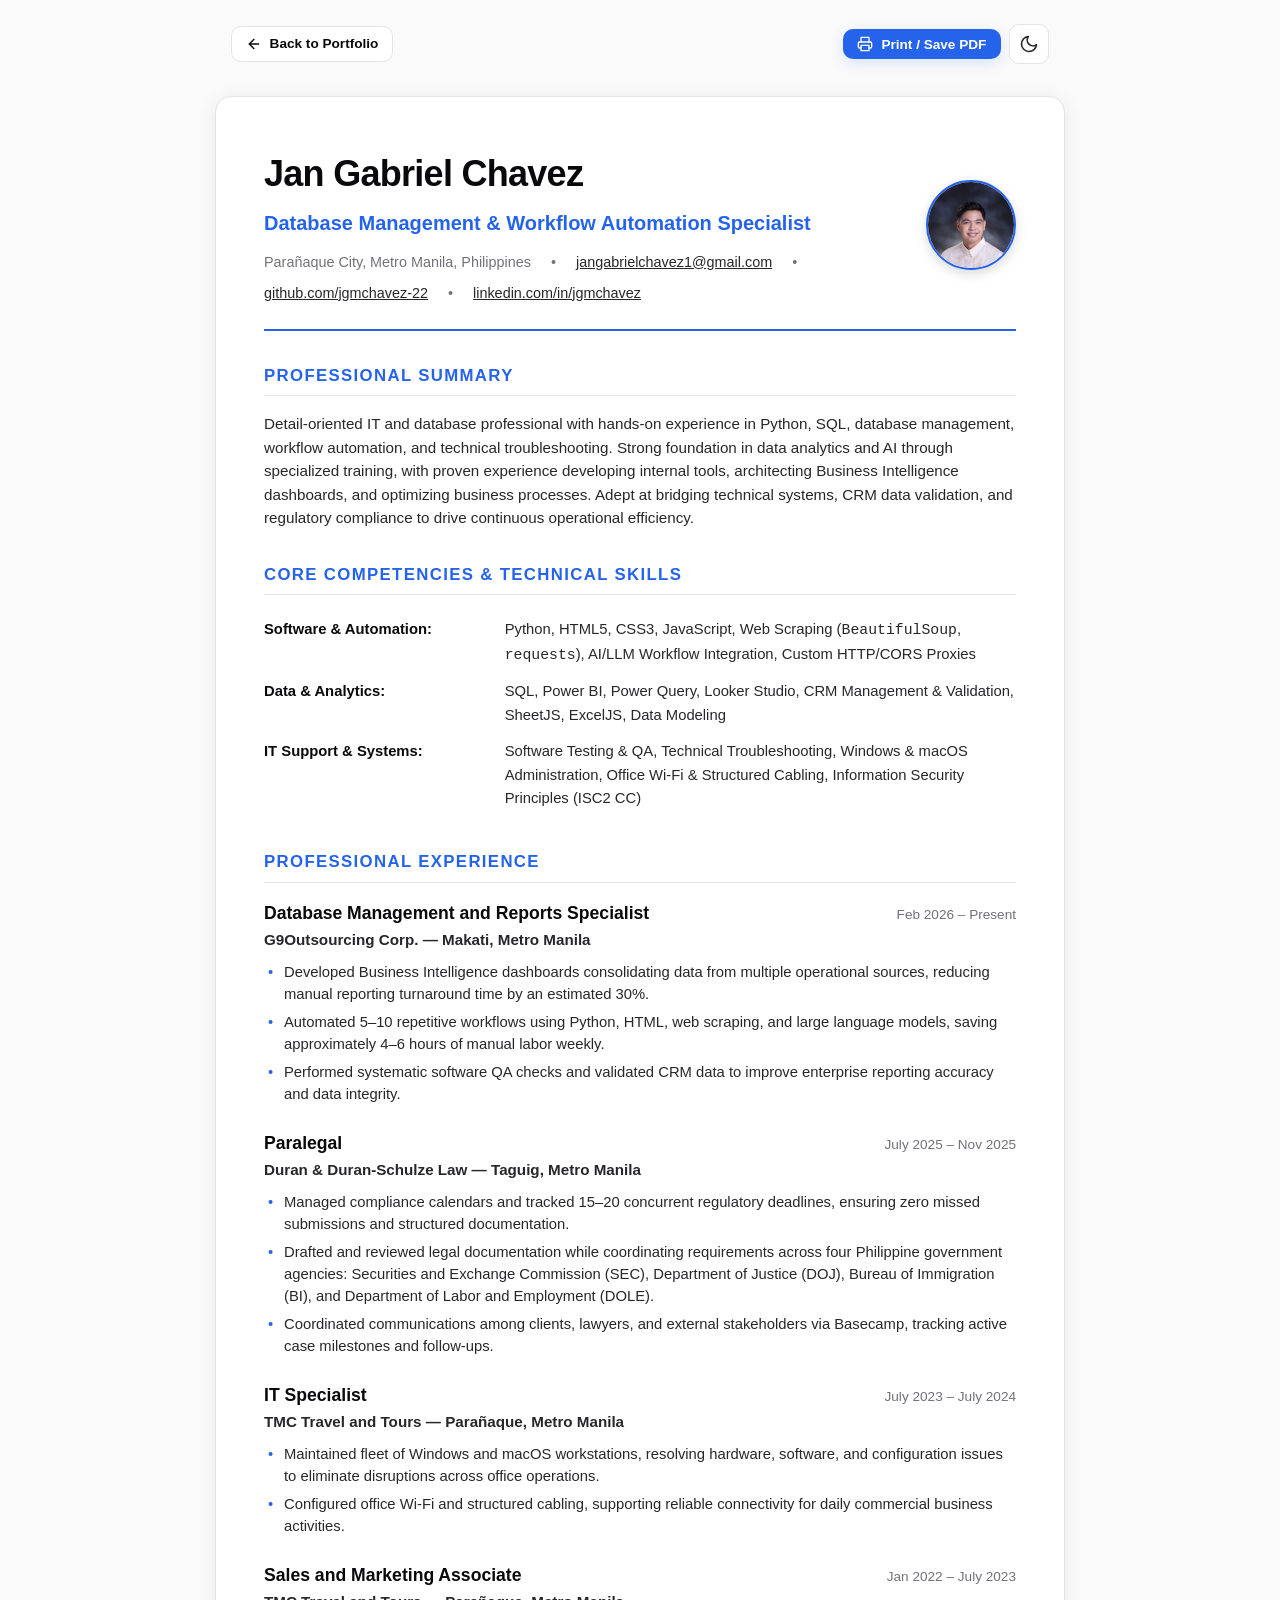
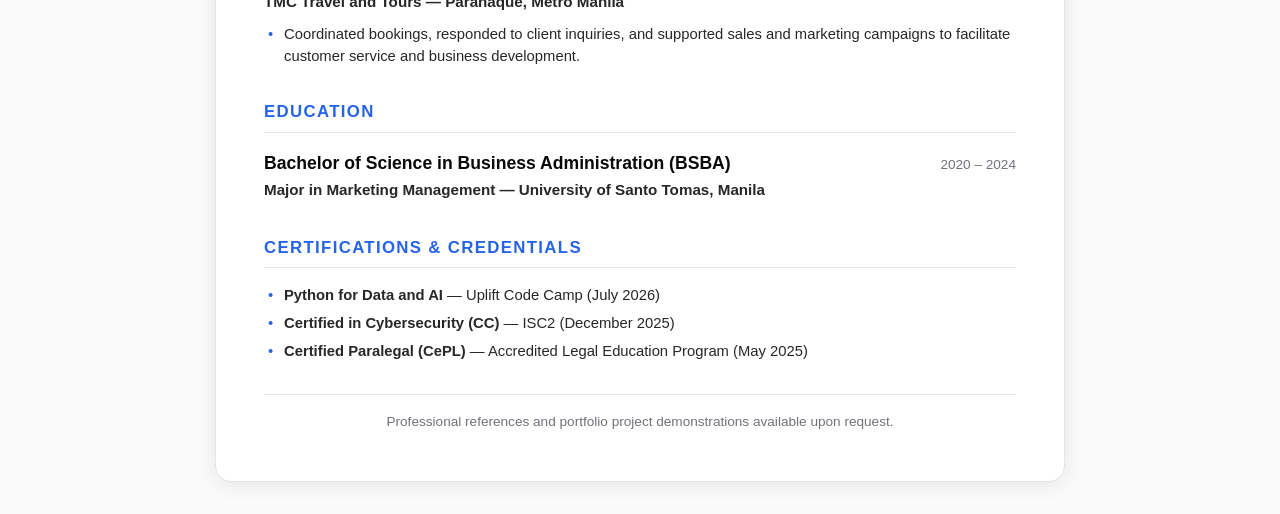
<file: resume.html>
<!DOCTYPE html>
<html lang="en">
<head>
  <meta charset="UTF-8">
  <meta name="viewport" content="width=device-width, initial-scale=1.0">
  <title>Jan Gabriel Chavez — Public Resume</title>
  <meta name="description" content="Public resume of Jan Gabriel Chavez, Database Management & Workflow Automation Specialist. Experience in Python, SQL, BI Dashboards, and CRM systems.">
  <link rel="stylesheet" href="css/styles.css?v=20261114_brand">
  <style>
    /* Dedicated Resume Page Styles */
    .resume-page-wrapper {
      max-width: 850px;
      margin: 2rem auto;
      background: var(--bg-surface);
      border: 1px solid var(--border-subtle);
      border-radius: var(--radius-lg);
      padding: 3rem;
      box-shadow: 0 10px 30px rgba(0, 0, 0, 0.25);
    }

    [data-theme="light"] .resume-page-wrapper {
      background: #ffffff;
      box-shadow: 0 4px 20px rgba(0, 0, 0, 0.08);
    }

    .resume-actions-bar {
      max-width: 850px;
      margin: 1.5rem auto 0 auto;
      display: flex;
      justify-content: space-between;
      align-items: center;
      padding: 0 1rem;
    }

    .resume-header {
      border-bottom: 2px solid var(--accent-primary);
      padding-bottom: 1.5rem;
      margin-bottom: 2rem;
    }

    .resume-name {
      font-size: 2.25rem;
      font-weight: 800;
      color: var(--text-primary);
      letter-spacing: -0.02em;
      margin-bottom: 0.25rem;
    }

    .resume-title {
      font-size: 1.25rem;
      font-weight: 600;
      color: var(--accent-primary);
      margin-bottom: 0.75rem;
    }

    .resume-contact-line {
      display: flex;
      flex-wrap: wrap;
      gap: 0.5rem 1.25rem;
      font-size: 0.9rem;
      color: var(--text-muted);
    }

    .resume-contact-line a {
      color: var(--text-secondary);
      text-decoration: underline;
    }

    .resume-section {
      margin-bottom: 2rem;
    }

    .resume-section-title {
      font-size: 1.05rem;
      font-weight: 700;
      text-transform: uppercase;
      letter-spacing: 0.08em;
      color: var(--accent-primary);
      border-bottom: 1px solid var(--border-subtle);
      padding-bottom: 0.35rem;
      margin-bottom: 1rem;
    }

    .resume-item {
      margin-bottom: 1.5rem;
    }

    .resume-item:last-child {
      margin-bottom: 0;
    }

    .resume-item-header {
      display: flex;
      justify-content: space-between;
      align-items: baseline;
      margin-bottom: 0.25rem;
    }

    .resume-item-title {
      font-size: 1.1rem;
      font-weight: 700;
      color: var(--text-primary);
    }

    .resume-item-company {
      font-size: 0.95rem;
      font-weight: 600;
      color: var(--text-secondary);
    }

    .resume-item-date {
      font-size: 0.85rem;
      font-weight: 500;
      color: var(--text-muted);
      white-space: nowrap;
    }

    .resume-bullets {
      list-style: none;
      padding-left: 0;
      margin-top: 0.5rem;
    }

    .resume-bullets li {
      position: relative;
      padding-left: 1.25rem;
      margin-bottom: 0.35rem;
      font-size: 0.925rem;
      color: var(--text-secondary);
      line-height: 1.5;
    }

    .resume-bullets li::before {
      content: "•";
      position: absolute;
      left: 0.25rem;
      color: var(--accent-primary);
    }

    .skills-table {
      width: 100%;
      border-collapse: collapse;
      font-size: 0.925rem;
    }

    .skills-table td {
      padding: 0.4rem 0;
      vertical-align: top;
    }

    .skills-category {
      font-weight: 700;
      color: var(--text-primary);
      width: 32%;
    }

    .skills-list {
      color: var(--text-secondary);
    }

    /* Print Formatting */
    @media print {
      body {
        background: #ffffff !important;
        color: #111827 !important;
        font-family: -apple-system, BlinkMacSystemFont, "Segoe UI", Roboto, Arial, sans-serif !important;
      }

      .resume-actions-bar,
      .site-header {
        display: none !important;
      }

      .resume-page-wrapper {
        border: none !important;
        box-shadow: none !important;
        margin: 0 !important;
        padding: 0 !important;
        max-width: 100% !important;
      }

      .resume-name {
        color: #000000 !important;
        font-size: 20pt !important;
      }

      .resume-title {
        color: #1d4ed8 !important;
        font-size: 12pt !important;
      }

      .resume-section-title {
        color: #1d4ed8 !important;
        border-bottom: 1.5pt solid #cbd5e1 !important;
        font-size: 10.5pt !important;
      }

      .resume-item-title {
        color: #000000 !important;
        font-size: 10.5pt !important;
      }

      .resume-item-company,
      .resume-bullets li,
      .skills-list,
      .resume-contact-line {
        color: #374151 !important;
        font-size: 9.5pt !important;
        line-height: 1.35 !important;
      }

      .resume-item {
        page-break-inside: avoid;
        margin-bottom: 1rem !important;
      }

      a {
        text-decoration: none !important;
        color: #000000 !important;
      }
    }
  </style>
</head>
<body>

  <!-- Top Action Bar -->
  <aside class="resume-actions-bar" aria-label="Page controls">
    <a href="index.html" class="btn btn-secondary btn-sm">
      <svg width="16" height="16" viewBox="0 0 24 24" fill="none" stroke="currentColor" stroke-width="2" stroke-linecap="round" stroke-linejoin="round" aria-hidden="true"><line x1="19" y1="12" x2="5" y2="12"></line><polyline points="12 19 5 12 12 5"></polyline></svg>
      Back to Portfolio
    </a>
    <div style="display: flex; gap: 0.5rem; align-items: center;">
      <button onclick="window.print()" class="btn btn-primary btn-sm">
        <svg width="16" height="16" viewBox="0 0 24 24" fill="none" stroke="currentColor" stroke-width="2" stroke-linecap="round" stroke-linejoin="round" aria-hidden="true"><polyline points="6 9 6 2 18 2 18 9"></polyline><path d="M6 18H4a2 2 0 0 1-2-2v-5a2 2 0 0 1 2-2h16a2 2 0 0 1 2 2v5a2 2 0 0 1-2 2h-2"></path><rect x="6" y="14" width="12" height="8"></rect></svg>
        Print / Save PDF
      </button>
      <button id="theme-toggle-btn" class="btn-icon" aria-label="Toggle theme">
        <span id="theme-icon"></span>
      </button>
    </div>
  </aside>

  <!-- Resume Document Container -->
  <main class="resume-page-wrapper">

    <!-- Header -->
    <header class="resume-header">
      <div class="resume-header-flex">
        <div>
          <h1 class="resume-name">Jan Gabriel Chavez</h1>
          <p class="resume-title">Database Management &amp; Workflow Automation Specialist</p>
          <div class="resume-contact-line">
            <span>Parañaque City, Metro Manila, Philippines</span>
            <span>•</span>
            <a href="mailto:jangabrielchavez1@gmail.com">jangabrielchavez1@gmail.com</a>
            <span>•</span>
            <a href="https://github.com/jgmchavez-22" target="_blank" rel="noopener noreferrer">github.com/jgmchavez-22</a>
            <span>•</span>
            <a href="https://www.linkedin.com/in/jgmchavez/" target="_blank" rel="noopener noreferrer">linkedin.com/in/jgmchavez</a>
          </div>
        </div>
        <img src="assets/jan-chavez.jpg" alt="Jan Gabriel Chavez" class="resume-avatar" width="90" height="90">
      </div>
    </header>

    <!-- Professional Summary -->
    <section class="resume-section" aria-labelledby="summary-title">
      <h2 id="summary-title" class="resume-section-title">Professional Summary</h2>
      <p style="font-size: 0.95rem; color: var(--text-secondary); line-height: 1.55;">
        Detail-oriented IT and database professional with hands-on experience in Python, SQL, database management, workflow automation, and technical troubleshooting. Strong foundation in data analytics and AI through specialized training, with proven experience developing internal tools, architecting Business Intelligence dashboards, and optimizing business processes. Adept at bridging technical systems, CRM data validation, and regulatory compliance to drive continuous operational efficiency.
      </p>
    </section>

    <!-- Core Competencies & Skills -->
    <section class="resume-section" aria-labelledby="skills-title">
      <h2 id="skills-title" class="resume-section-title">Core Competencies & Technical Skills</h2>
      <table class="skills-table">
        <tbody>
          <tr>
            <td class="skills-category">Software & Automation:</td>
            <td class="skills-list">Python, HTML5, CSS3, JavaScript, Web Scraping (<code>BeautifulSoup</code>, <code>requests</code>), AI/LLM Workflow Integration, Custom HTTP/CORS Proxies</td>
          </tr>
          <tr>
            <td class="skills-category">Data & Analytics:</td>
            <td class="skills-list">SQL, Power BI, Power Query, Looker Studio, CRM Management & Validation, SheetJS, ExcelJS, Data Modeling</td>
          </tr>
          <tr>
            <td class="skills-category">IT Support & Systems:</td>
            <td class="skills-list">Software Testing & QA, Technical Troubleshooting, Windows & macOS Administration, Office Wi-Fi & Structured Cabling, Information Security Principles (ISC2 CC)</td>
          </tr>
        </tbody>
      </table>
    </section>

    <!-- Professional Experience -->
    <section class="resume-section" aria-labelledby="exp-title">
      <h2 id="exp-title" class="resume-section-title">Professional Experience</h2>

      <!-- Role 1 -->
      <article class="resume-item">
        <div class="resume-item-header">
          <div>
            <h3 class="resume-item-title">Database Management and Reports Specialist</h3>
            <span class="resume-item-company">G9Outsourcing Corp. — Makati, Metro Manila</span>
          </div>
          <span class="resume-item-date">Feb 2026 – Present</span>
        </div>
        <ul class="resume-bullets">
          <li>Developed Business Intelligence dashboards consolidating data from multiple operational sources, reducing manual reporting turnaround time by an estimated 30%.</li>
          <li>Automated 5–10 repetitive workflows using Python, HTML, web scraping, and large language models, saving approximately 4–6 hours of manual labor weekly.</li>
          <li>Performed systematic software QA checks and validated CRM data to improve enterprise reporting accuracy and data integrity.</li>
        </ul>
      </article>

      <!-- Role 2 -->
      <article class="resume-item">
        <div class="resume-item-header">
          <div>
            <h3 class="resume-item-title">Paralegal</h3>
            <span class="resume-item-company">Duran & Duran-Schulze Law — Taguig, Metro Manila</span>
          </div>
          <span class="resume-item-date">July 2025 – Nov 2025</span>
        </div>
        <ul class="resume-bullets">
          <li>Managed compliance calendars and tracked 15–20 concurrent regulatory deadlines, ensuring zero missed submissions and structured documentation.</li>
          <li>Drafted and reviewed legal documentation while coordinating requirements across four Philippine government agencies: Securities and Exchange Commission (SEC), Department of Justice (DOJ), Bureau of Immigration (BI), and Department of Labor and Employment (DOLE).</li>
          <li>Coordinated communications among clients, lawyers, and external stakeholders via Basecamp, tracking active case milestones and follow-ups.</li>
        </ul>
      </article>

      <!-- Role 3 -->
      <article class="resume-item">
        <div class="resume-item-header">
          <div>
            <h3 class="resume-item-title">IT Specialist</h3>
            <span class="resume-item-company">TMC Travel and Tours — Parañaque, Metro Manila</span>
          </div>
          <span class="resume-item-date">July 2023 – July 2024</span>
        </div>
        <ul class="resume-bullets">
          <li>Maintained fleet of Windows and macOS workstations, resolving hardware, software, and configuration issues to eliminate disruptions across office operations.</li>
          <li>Configured office Wi-Fi and structured cabling, supporting reliable connectivity for daily commercial business activities.</li>
        </ul>
      </article>

      <!-- Role 4 -->
      <article class="resume-item">
        <div class="resume-item-header">
          <div>
            <h3 class="resume-item-title">Sales and Marketing Associate</h3>
            <span class="resume-item-company">TMC Travel and Tours — Parañaque, Metro Manila</span>
          </div>
          <span class="resume-item-date">Jan 2022 – July 2023</span>
        </div>
        <ul class="resume-bullets">
          <li>Coordinated bookings, responded to client inquiries, and supported sales and marketing campaigns to facilitate customer service and business development.</li>
        </ul>
      </article>
    </section>

    <!-- Education -->
    <section class="resume-section" aria-labelledby="edu-title">
      <h2 id="edu-title" class="resume-section-title">Education</h2>
      <div class="resume-item">
        <div class="resume-item-header">
          <div>
            <h3 class="resume-item-title">Bachelor of Science in Business Administration (BSBA)</h3>
            <span class="resume-item-company">Major in Marketing Management — University of Santo Tomas, Manila</span>
          </div>
          <span class="resume-item-date">2020 – 2024</span>
        </div>
      </div>
    </section>

    <!-- Certifications -->
    <section class="resume-section" aria-labelledby="cert-title">
      <h2 id="cert-title" class="resume-section-title">Certifications & Credentials</h2>
      <ul class="resume-bullets">
        <li><strong>Python for Data and AI</strong> — Uplift Code Camp (July 2026)</li>
        <li><strong>Certified in Cybersecurity (CC)</strong> — ISC2 (December 2025)</li>
        <li><strong>Certified Paralegal (CePL)</strong> — Accredited Legal Education Program (May 2025)</li>
      </ul>
    </section>

    <footer style="margin-top: 2rem; padding-top: 1rem; border-top: 1px solid var(--border-subtle); text-align: center; font-size: 0.85rem; color: var(--text-muted);">
      <p>Professional references and portfolio project demonstrations available upon request.</p>
    </footer>

  </main>

  <script src="js/main.js"></script>
</body>
</html>
</file>
<file: css/styles.css>
/* ==========================================================================
   Jan Gabriel Chavez - Professional Portfolio & Systems Showcase
   Clean, accessible, high-performance stylesheet
   WCAG 2.2 AA Compliant
   ========================================================================== */

/* --------------------------------------------------------------------------
   Design Tokens & CSS Variables
   -------------------------------------------------------------------------- */
:root {
  /* Color Palette - Neutral Foundation (Obsidian / Carbon) + Precision Strategic Accent */
  --bg-primary: #09090b;
  --bg-secondary: #121215;
  --bg-surface: #18181b;
  --bg-surface-elevated: #222226;
  --bg-surface-subtle: rgba(255, 255, 255, 0.03);
  
  --border-subtle: #27272a;
  --border-muted: #1c1c20;
  --border-active: #3b82f6;

  --text-primary: #fafafa;
  --text-secondary: #d4d4d8;
  --text-muted: #a1a1aa;
  --text-inverse: #09090b;

  /* Strategic Single Accent - Precision Cobalt / Azure Blue (Trust, Data Integrity, Cybersecurity) */
  --accent-primary: #3b82f6;
  --accent-hover: #2563eb;
  --accent-subtle: rgba(59, 130, 246, 0.12);
  --accent-glow: rgba(59, 130, 246, 0.22);

  --success-text: #34d399;
  --success-bg: rgba(52, 211, 153, 0.12);
  --warning-text: #fbbf24;
  --warning-bg: rgba(251, 191, 36, 0.12);

  /* Typography */
  --font-sans: -apple-system, BlinkMacSystemFont, "Segoe UI", Roboto, "Helvetica Neue", Arial, sans-serif;
  --font-mono: ui-monospace, SFMono-Regular, Menlo, Monaco, Consolas, "Liberation Mono", monospace;

  /* Spacing */
  --space-xs: 0.25rem;
  --space-sm: 0.5rem;
  --space-md: 1rem;
  --space-lg: 1.5rem;
  --space-xl: 2rem;
  --space-2xl: 3rem;
  --space-3xl: 4.5rem;

  /* Layout */
  --container-max-width: 1140px;
  --header-height: 72px;
  --radius-sm: 6px;
  --radius-md: 10px;
  --radius-lg: 16px;
  --radius-full: 9999px;

  /* Transitions */
  --transition-fast: 0.15s ease;
  --transition-normal: 0.25s ease;

  /* Focus Ring */
  --focus-ring: 2px solid #3b82f6;
  --focus-offset: 3px;
}

/* Light Theme Overrides - Crisp Neutral Off-White Foundation + Precision Strategic Accent */
[data-theme="light"] {
  --bg-primary: #fafafa;
  --bg-secondary: #f4f4f5;
  --bg-surface: #ffffff;
  --bg-surface-elevated: #ffffff;
  --bg-surface-subtle: rgba(0, 0, 0, 0.02);

  --border-subtle: #e4e4e7;
  --border-muted: #d4d4d8;
  --border-active: #2563eb;

  --text-primary: #09090b;
  --text-secondary: #27272a;
  --text-muted: #71717a;
  --text-inverse: #ffffff;

  --accent-primary: #2563eb;
  --accent-hover: #1d4ed8;
  --accent-subtle: rgba(37, 99, 235, 0.08);
  --accent-glow: rgba(37, 99, 235, 0.16);

  --success-text: #065f46;
  --success-bg: #d1fae5;
  --warning-text: #92400e;
  --warning-bg: #fef3c7;

  --focus-ring: 2px solid #2563eb;
}

/* --------------------------------------------------------------------------
   Base Styles & Reset
   -------------------------------------------------------------------------- */
*, *::before, *::after {
  box-sizing: border-box;
  margin: 0;
  padding: 0;
}

html {
  scroll-behavior: smooth;
  font-size: 100%;
}

body {
  font-family: var(--font-sans);
  background-color: var(--bg-primary);
  color: var(--text-primary);
  line-height: 1.6;
  min-height: 100vh;
  -webkit-font-smoothing: antialiased;
  -moz-osx-font-smoothing: grayscale;
}

img, svg {
  display: block;
  max-width: 100%;
}

a {
  color: var(--accent-primary);
  text-decoration: none;
  transition: color var(--transition-fast);
}

a:hover {
  text-decoration: underline;
}

/* Accessible Skip Link */
.skip-link {
  position: absolute;
  top: -100px;
  left: 1rem;
  background: var(--accent-primary);
  color: #ffffff;
  padding: 0.75rem 1.25rem;
  z-index: 9999;
  font-weight: 600;
  border-radius: var(--radius-sm);
  transition: top var(--transition-fast);
}

.skip-link:focus {
  top: 1rem;
  outline: 3px solid #ffffff;
}

/* Focus styles for keyboard navigation */
:focus-visible {
  outline: var(--focus-ring);
  outline-offset: var(--focus-offset);
}

/* Container */
.container {
  width: 100%;
  max-width: var(--container-max-width);
  margin-left: auto;
  margin-right: auto;
  padding-left: var(--space-md);
  padding-right: var(--space-md);
}

@media (min-width: 640px) {
  .container {
    padding-left: var(--space-xl);
    padding-right: var(--space-xl);
  }
}

/* Section Spacing */
.section {
  padding-top: var(--space-3xl);
  padding-bottom: var(--space-3xl);
}

.section-alt {
  background-color: var(--bg-secondary);
  border-top: 1px solid var(--border-subtle);
  border-bottom: 1px solid var(--border-subtle);
}

.section-header {
  margin-bottom: var(--space-2xl);
  max-width: 720px;
}

.section-tag {
  display: inline-block;
  font-size: 0.8125rem;
  font-weight: 700;
  text-transform: uppercase;
  letter-spacing: 0.08em;
  color: var(--accent-primary);
  margin-bottom: var(--space-xs);
}

.section-title {
  font-size: 2rem;
  font-weight: 800;
  line-height: 1.2;
  color: var(--text-primary);
  margin-bottom: var(--space-sm);
}

.section-lead {
  font-size: 1.125rem;
  color: var(--text-secondary);
  line-height: 1.55;
}

/* --------------------------------------------------------------------------
   Header & Navigation
   -------------------------------------------------------------------------- */
.site-header {
  position: sticky;
  top: 0;
  z-index: 100;
  height: var(--header-height);
  background-color: rgba(9, 9, 11, 0.85);
  backdrop-filter: blur(12px);
  -webkit-backdrop-filter: blur(12px);
  border-bottom: 1px solid var(--border-subtle);
  transition: background-color var(--transition-normal);
}

[data-theme="light"] .site-header {
  background-color: rgba(250, 250, 250, 0.88);
}

.nav-container {
  display: flex;
  align-items: center;
  justify-content: space-between;
  height: 100%;
}

.brand-link {
  display: flex;
  align-items: center;
  gap: var(--space-sm);
  font-weight: 800;
  font-size: 1.15rem;
  color: var(--text-primary);
  text-decoration: none;
}

.brand-avatar {
  width: 36px;
  height: 36px;
  border-radius: 50%;
  object-fit: cover;
  object-position: top center;
  border: 2px solid var(--accent-primary);
  display: block;
  flex-shrink: 0;
  box-shadow: 0 2px 8px var(--accent-glow);
  transition: transform var(--transition-fast), border-color var(--transition-fast);
}

.brand-link:hover .brand-avatar {
  transform: scale(1.05);
  border-color: var(--accent-hover);
}

.brand-badge {
  display: inline-flex;
  align-items: center;
  justify-content: center;
  width: 36px;
  height: 36px;
  background: var(--accent-primary);
  color: #ffffff;
  border-radius: var(--radius-md);
  font-size: 0.95rem;
  font-weight: 800;
  letter-spacing: -0.02em;
}

.nav-menu {
  display: flex;
  align-items: center;
  gap: var(--space-lg);
  list-style: none;
}

.nav-link {
  font-size: 0.925rem;
  font-weight: 500;
  color: var(--text-secondary);
  text-decoration: none;
  padding: 0.4rem 0.2rem;
  position: relative;
  transition: color var(--transition-fast);
}

.nav-link:hover {
  color: var(--text-primary);
  text-decoration: none;
}

.nav-actions {
  display: flex;
  align-items: center;
  gap: var(--space-md);
}

/* Theme Toggle Button */
.btn-icon {
  background: var(--bg-surface);
  border: 1px solid var(--border-subtle);
  color: var(--text-secondary);
  width: 40px;
  height: 40px;
  border-radius: var(--radius-md);
  display: inline-flex;
  align-items: center;
  justify-content: center;
  cursor: pointer;
  transition: all var(--transition-fast);
}

.btn-icon:hover {
  color: var(--text-primary);
  border-color: var(--accent-primary);
}

/* Mobile Nav Toggle */
.mobile-nav-toggle {
  display: none;
}

@media (max-width: 860px) {
  .mobile-nav-toggle {
    display: inline-flex;
  }

  .nav-menu {
    position: fixed;
    top: var(--header-height);
    left: 0;
    right: 0;
    background-color: var(--bg-secondary);
    border-bottom: 1px solid var(--border-subtle);
    padding: var(--space-xl) var(--space-md);
    flex-direction: column;
    gap: var(--space-md);
    transform: translateY(-150%);
    opacity: 0;
    visibility: hidden;
    transition: transform var(--transition-normal), opacity var(--transition-normal);
  }

  .nav-menu.is-active {
    transform: translateY(0);
    opacity: 1;
    visibility: visible;
  }

  .nav-link {
    font-size: 1.1rem;
    padding: var(--space-sm);
  }
}

/* --------------------------------------------------------------------------
   Buttons & Links
   -------------------------------------------------------------------------- */
.btn {
  display: inline-flex;
  align-items: center;
  justify-content: center;
  gap: var(--space-sm);
  padding: 0.65rem 1.35rem;
  font-size: 0.95rem;
  font-weight: 600;
  border-radius: var(--radius-md);
  cursor: pointer;
  border: 1px solid transparent;
  transition: all var(--transition-fast);
  text-decoration: none;
}

.btn:hover {
  text-decoration: none;
}

.btn-primary {
  background-color: var(--accent-primary);
  color: #ffffff;
  box-shadow: 0 4px 14px var(--accent-glow);
}

.btn-primary:hover {
  background-color: var(--accent-hover);
  color: #ffffff;
}

.btn-secondary {
  background-color: var(--bg-surface);
  color: var(--text-primary);
  border-color: var(--border-subtle);
}

.btn-secondary:hover {
  border-color: var(--accent-primary);
  background-color: var(--bg-surface-elevated);
}

.btn-outline {
  background: transparent;
  color: var(--accent-primary);
  border-color: var(--accent-primary);
}

.btn-outline:hover {
  background-color: var(--accent-subtle);
}

.btn-sm {
  padding: 0.4rem 0.85rem;
  font-size: 0.85rem;
}

/* --------------------------------------------------------------------------
   Hero Section
   -------------------------------------------------------------------------- */
.hero-section {
  padding-top: var(--space-3xl);
  padding-bottom: var(--space-3xl);
  border-bottom: 1px solid var(--border-subtle);
  position: relative;
  overflow: hidden;
}

.hero-layout {
  display: grid;
  grid-template-columns: 1fr;
  gap: var(--space-2xl);
}

@media (min-width: 960px) {
  .hero-layout {
    grid-template-columns: 1.1fr 0.9fr;
    align-items: center;
  }
}

/* Hero Profile Avatar */
.hero-header-profile {
  display: flex;
  align-items: center;
  gap: var(--space-md);
  margin-bottom: var(--space-md);
}

.hero-avatar {
  width: 72px;
  height: 72px;
  border-radius: 50%;
  object-fit: cover;
  object-position: top center;
  border: 3px solid var(--accent-primary);
  box-shadow: 0 4px 14px var(--accent-glow);
  flex-shrink: 0;
}

@media (min-width: 640px) {
  .hero-avatar {
    width: 84px;
    height: 84px;
  }
}

/* About Section Portrait Grid */
.about-grid {
  display: grid;
  grid-template-columns: 1fr;
  gap: var(--space-2xl);
  align-items: flex-start;
}

@media (min-width: 860px) {
  .about-grid {
    grid-template-columns: 280px 1fr;
  }
}

.about-portrait-card {
  position: relative;
  border-radius: var(--radius-lg);
  overflow: hidden;
  border: 1px solid var(--border-subtle);
  background: var(--bg-surface);
  box-shadow: 0 10px 30px rgba(0, 0, 0, 0.25);
  max-width: 280px;
  margin: 0 auto;
}

.about-portrait {
  width: 100%;
  height: auto;
  aspect-ratio: 3 / 4;
  object-fit: cover;
  object-position: top center;
  display: block;
}

.about-portrait-caption {
  padding: 0.65rem 1rem;
  font-size: 0.8125rem;
  font-weight: 600;
  text-align: center;
  color: var(--text-muted);
  border-top: 1px solid var(--border-subtle);
  background: var(--bg-surface-subtle);
}

/* Resume Avatar */
.resume-header-flex {
  display: flex;
  align-items: center;
  justify-content: space-between;
  gap: 1.5rem;
}

.resume-avatar {
  width: 90px;
  height: 90px;
  border-radius: 50%;
  object-fit: cover;
  object-position: top center;
  border: 2px solid var(--accent-primary);
  box-shadow: 0 4px 12px rgba(0, 0, 0, 0.15);
  flex-shrink: 0;
}

.hero-pill {
  display: inline-flex;
  align-items: center;
  gap: var(--space-sm);
  padding: 0.35rem 0.85rem;
  background-color: var(--accent-subtle);
  border: 1px solid var(--accent-glow);
  border-radius: var(--radius-full);
  font-size: 0.825rem;
  font-weight: 600;
  color: var(--accent-primary);
  margin-bottom: var(--space-md);
}

.hero-pill-status {
  width: 8px;
  height: 8px;
  border-radius: 50%;
  background-color: var(--accent-primary);
  box-shadow: 0 0 8px var(--accent-primary);
}

.hero-title {
  font-size: 2.5rem;
  font-weight: 800;
  line-height: 1.15;
  color: var(--text-primary);
  letter-spacing: -0.02em;
  margin-bottom: var(--space-md);
}

@media (min-width: 640px) {
  .hero-title {
    font-size: 3.15rem;
  }
}

.hero-value-prop {
  font-size: 1.25rem;
  font-weight: 500;
  line-height: 1.5;
  color: var(--text-secondary);
  margin-bottom: var(--space-lg);
}

.hero-meta {
  display: flex;
  flex-wrap: wrap;
  gap: var(--space-md) var(--space-lg);
  font-size: 0.9rem;
  color: var(--text-muted);
  margin-bottom: var(--space-xl);
}

.hero-meta-item {
  display: inline-flex;
  align-items: center;
  gap: 0.4rem;
}

.hero-ctas {
  display: flex;
  flex-wrap: wrap;
  gap: var(--space-md);
  margin-bottom: var(--space-xl);
}

.hero-cert-badges {
  display: flex;
  flex-wrap: wrap;
  align-items: center;
  gap: var(--space-sm);
  padding-top: var(--space-md);
  border-top: 1px solid var(--border-subtle);
}

.cert-badge-pill {
  font-size: 0.775rem;
  font-weight: 600;
  padding: 0.25rem 0.65rem;
  border-radius: var(--radius-sm);
  background-color: var(--bg-surface);
  border: 1px solid var(--border-subtle);
  color: var(--text-secondary);
}

/* Hero Evidence Card (Side panel) */
.hero-card {
  background: var(--bg-surface);
  border: 1px solid var(--border-subtle);
  border-radius: var(--radius-lg);
  padding: var(--space-xl);
  box-shadow: 0 10px 30px rgba(0, 0, 0, 0.2);
}

.hero-card-header {
  border-bottom: 1px solid var(--border-subtle);
  padding-bottom: var(--space-md);
  margin-bottom: var(--space-lg);
}

.hero-card-title {
  font-size: 0.85rem;
  text-transform: uppercase;
  letter-spacing: 0.05em;
  font-weight: 700;
  color: var(--text-muted);
}

.stat-grid {
  display: grid;
  grid-template-columns: repeat(2, 1fr);
  gap: var(--space-md);
}

.stat-box {
  background: var(--bg-surface-subtle);
  border: 1px solid var(--border-subtle);
  border-radius: var(--radius-md);
  padding: var(--space-md);
}

.stat-value {
  font-size: 1.85rem;
  font-weight: 800;
  color: var(--accent-primary);
  line-height: 1.1;
  margin-bottom: 0.25rem;
  font-family: var(--font-mono);
}

.stat-label {
  font-size: 0.8rem;
  font-weight: 600;
  color: var(--text-primary);
  margin-bottom: 0.25rem;
}

.stat-desc {
  font-size: 0.75rem;
  color: var(--text-muted);
  line-height: 1.35;
}

/* --------------------------------------------------------------------------
   Capabilities Section
   -------------------------------------------------------------------------- */
.capabilities-grid {
  display: grid;
  grid-template-columns: 1fr;
  gap: var(--space-lg);
}

@media (min-width: 680px) {
  .capabilities-grid {
    grid-template-columns: repeat(2, 1fr);
  }
}

@media (min-width: 1024px) {
  .capabilities-grid {
    grid-template-columns: repeat(3, 1fr);
  }
}

.capability-card {
  background: var(--bg-surface);
  border: 1px solid var(--border-subtle);
  border-radius: var(--radius-lg);
  padding: var(--space-xl);
  display: flex;
  flex-direction: column;
  transition: transform var(--transition-fast), border-color var(--transition-fast);
}

.capability-card:hover {
  transform: translateY(-3px);
  border-color: var(--accent-primary);
}

.capability-icon {
  width: 44px;
  height: 44px;
  border-radius: var(--radius-md);
  background-color: var(--accent-subtle);
  color: var(--accent-primary);
  display: inline-flex;
  align-items: center;
  justify-content: center;
  margin-bottom: var(--space-md);
}

.capability-title {
  font-size: 1.15rem;
  font-weight: 700;
  color: var(--text-primary);
  margin-bottom: 0.35rem;
}

.capability-tagline {
  font-size: 0.85rem;
  font-weight: 600;
  color: var(--accent-primary);
  margin-bottom: var(--space-sm);
}

.capability-desc {
  font-size: 0.925rem;
  color: var(--text-secondary);
  line-height: 1.5;
  margin-bottom: var(--space-lg);
  flex-grow: 1;
}

.capability-tools {
  display: flex;
  flex-wrap: wrap;
  gap: var(--space-xs);
  padding-top: var(--space-sm);
  border-top: 1px solid var(--border-subtle);
}

.tool-tag {
  font-size: 0.75rem;
  font-family: var(--font-mono);
  background: var(--bg-surface-elevated);
  color: var(--text-secondary);
  padding: 0.2rem 0.5rem;
  border-radius: var(--radius-sm);
  border: 1px solid var(--border-subtle);
}

/* --------------------------------------------------------------------------
   Portfolio & Case Studies
   -------------------------------------------------------------------------- */
.portfolio-filters {
  display: flex;
  flex-wrap: wrap;
  gap: var(--space-sm);
  margin-bottom: var(--space-xl);
}

.filter-btn {
  background: var(--bg-surface);
  border: 1px solid var(--border-subtle);
  color: var(--text-secondary);
  font-size: 0.875rem;
  font-weight: 600;
  padding: 0.45rem 1rem;
  border-radius: var(--radius-full);
  cursor: pointer;
  transition: all var(--transition-fast);
}

.filter-btn:hover {
  color: var(--text-primary);
  border-color: var(--accent-primary);
}

.filter-btn.is-active {
  background-color: var(--accent-primary);
  color: #ffffff;
  border-color: var(--accent-primary);
}

.portfolio-grid {
  display: grid;
  grid-template-columns: 1fr;
  gap: var(--space-xl);
}

@media (min-width: 768px) {
  .portfolio-grid {
    grid-template-columns: repeat(2, 1fr);
  }
}

.project-card {
  background: var(--bg-surface);
  border: 1px solid var(--border-subtle);
  border-radius: var(--radius-lg);
  padding: var(--space-xl);
  display: flex;
  flex-direction: column;
  transition: transform var(--transition-fast), border-color var(--transition-fast), box-shadow var(--transition-fast);
}

.project-card:hover {
  transform: translateY(-4px);
  border-color: var(--border-active);
  box-shadow: 0 12px 28px rgba(0, 0, 0, 0.25);
}

.project-meta-top {
  display: flex;
  align-items: center;
  justify-content: space-between;
  gap: var(--space-sm);
  margin-bottom: var(--space-md);
}

.project-category {
  font-size: 0.75rem;
  font-weight: 700;
  text-transform: uppercase;
  letter-spacing: 0.05em;
  color: var(--accent-primary);
}

.project-badge {
  font-size: 0.725rem;
  font-weight: 600;
  padding: 0.2rem 0.55rem;
  border-radius: var(--radius-full);
  background-color: var(--bg-surface-elevated);
  color: var(--text-secondary);
  border: 1px solid var(--border-subtle);
}

.project-title {
  font-size: 1.35rem;
  font-weight: 700;
  color: var(--text-primary);
  line-height: 1.3;
  margin-bottom: var(--space-sm);
}

.project-summary {
  font-size: 0.95rem;
  color: var(--text-secondary);
  line-height: 1.55;
  margin-bottom: var(--space-lg);
  flex-grow: 1;
}

.project-highlights-box {
  background: var(--bg-surface-subtle);
  border: 1px solid var(--border-subtle);
  border-radius: var(--radius-md);
  padding: var(--space-md);
  margin-bottom: var(--space-lg);
  font-size: 0.875rem;
}

.highlight-row {
  margin-bottom: 0.4rem;
}

.highlight-row:last-child {
  margin-bottom: 0;
}

.highlight-label {
  font-weight: 700;
  color: var(--text-primary);
}

.highlight-val {
  color: var(--text-secondary);
}

.project-tags {
  display: flex;
  flex-wrap: wrap;
  gap: var(--space-xs);
  margin-bottom: var(--space-lg);
}

.project-actions {
  display: flex;
  align-items: center;
  gap: var(--space-md);
  padding-top: var(--space-md);
  border-top: 1px solid var(--border-subtle);
}

/* --------------------------------------------------------------------------
   Modal / Case Study Drawer
   -------------------------------------------------------------------------- */
.modal-overlay {
  position: fixed;
  top: 0;
  left: 0;
  right: 0;
  bottom: 0;
  background-color: rgba(0, 0, 0, 0.75);
  backdrop-filter: blur(6px);
  z-index: 1000;
  display: flex;
  align-items: center;
  justify-content: center;
  padding: var(--space-md);
  opacity: 0;
  visibility: hidden;
  transition: opacity var(--transition-normal), visibility var(--transition-normal);
}

.modal-overlay.is-open {
  opacity: 1;
  visibility: visible;
}

.modal-dialog {
  background: var(--bg-surface);
  border: 1px solid var(--border-subtle);
  border-radius: var(--radius-lg);
  width: 100%;
  max-width: 800px;
  max-height: 90vh;
  overflow-y: auto;
  box-shadow: 0 20px 40px rgba(0, 0, 0, 0.4);
  position: relative;
  transform: translateY(20px);
  transition: transform var(--transition-normal);
}

.modal-overlay.is-open .modal-dialog {
  transform: translateY(0);
}

.modal-header {
  position: sticky;
  top: 0;
  background: var(--bg-surface);
  border-bottom: 1px solid var(--border-subtle);
  padding: var(--space-lg) var(--space-xl);
  display: flex;
  align-items: center;
  justify-content: space-between;
  z-index: 10;
}

.modal-title {
  font-size: 1.35rem;
  font-weight: 800;
  color: var(--text-primary);
}

.modal-close-btn {
  background: transparent;
  border: none;
  color: var(--text-muted);
  cursor: pointer;
  padding: var(--space-xs);
  display: inline-flex;
  border-radius: var(--radius-sm);
  transition: color var(--transition-fast);
}

.modal-close-btn:hover {
  color: var(--text-primary);
}

.modal-body {
  padding: var(--space-xl);
}

.case-study-section {
  margin-bottom: var(--space-xl);
}

.case-study-heading {
  font-size: 1rem;
  font-weight: 700;
  text-transform: uppercase;
  letter-spacing: 0.05em;
  color: var(--accent-primary);
  margin-bottom: var(--space-xs);
}

.case-study-text {
  font-size: 0.95rem;
  color: var(--text-secondary);
  line-height: 1.6;
}

.case-study-list {
  list-style-position: inside;
  color: var(--text-secondary);
  font-size: 0.95rem;
  line-height: 1.6;
}

.case-study-list li {
  margin-bottom: var(--space-xs);
}

/* --------------------------------------------------------------------------
   Experience Section
   -------------------------------------------------------------------------- */
.timeline {
  position: relative;
  padding-left: var(--space-xl);
  border-left: 2px solid var(--border-subtle);
}

.timeline-item {
  position: relative;
  margin-bottom: var(--space-2xl);
}

.timeline-item:last-child {
  margin-bottom: 0;
}

.timeline-dot {
  position: absolute;
  top: 6px;
  left: calc(-1 * var(--space-xl) - 6px);
  width: 10px;
  height: 10px;
  border-radius: 50%;
  background-color: var(--accent-primary);
  box-shadow: 0 0 0 4px var(--bg-primary);
}

.timeline-header {
  margin-bottom: var(--space-sm);
}

.timeline-role {
  font-size: 1.25rem;
  font-weight: 700;
  color: var(--text-primary);
}

.timeline-company {
  font-size: 0.95rem;
  font-weight: 600;
  color: var(--accent-primary);
}

.timeline-meta {
  font-size: 0.85rem;
  color: var(--text-muted);
}

.timeline-list {
  list-style: none;
  margin-top: var(--space-sm);
}

.timeline-list li {
  position: relative;
  padding-left: var(--space-md);
  margin-bottom: var(--space-xs);
  font-size: 0.95rem;
  color: var(--text-secondary);
  line-height: 1.5;
}

.timeline-list li::before {
  content: "▹";
  position: absolute;
  left: 0;
  color: var(--accent-primary);
}

/* --------------------------------------------------------------------------
   Education & Certifications
   -------------------------------------------------------------------------- */
.credentials-grid {
  display: grid;
  grid-template-columns: 1fr;
  gap: var(--space-xl);
}

@media (min-width: 768px) {
  .credentials-grid {
    grid-template-columns: repeat(2, 1fr);
  }
}

.credential-box {
  background: var(--bg-surface);
  border: 1px solid var(--border-subtle);
  border-radius: var(--radius-lg);
  padding: var(--space-xl);
}

.credential-item {
  padding-bottom: var(--space-md);
  margin-bottom: var(--space-md);
  border-bottom: 1px solid var(--border-subtle);
}

.credential-item:last-child {
  border-bottom: none;
  padding-bottom: 0;
  margin-bottom: 0;
}

.credential-title {
  font-size: 1.05rem;
  font-weight: 700;
  color: var(--text-primary);
}

.credential-issuer {
  font-size: 0.9rem;
  color: var(--accent-primary);
  font-weight: 500;
}

.credential-date {
  font-size: 0.825rem;
  color: var(--text-muted);
}

/* --------------------------------------------------------------------------
   Resume Preview Section
   -------------------------------------------------------------------------- */
.resume-cta-box {
  background: linear-gradient(135deg, var(--bg-surface), var(--bg-secondary));
  border: 1px solid var(--border-subtle);
  border-radius: var(--radius-lg);
  padding: var(--space-2xl) var(--space-xl);
  display: flex;
  flex-direction: column;
  gap: var(--space-xl);
}

@media (min-width: 860px) {
  .resume-cta-box {
    flex-direction: row;
    align-items: center;
    justify-content: space-between;
  }
}

.resume-cta-content {
  max-width: 600px;
}

.resume-cta-content h3 {
  font-size: 1.6rem;
  font-weight: 800;
  color: var(--text-primary);
  margin-bottom: var(--space-xs);
}

.resume-cta-content p {
  color: var(--text-secondary);
  font-size: 1rem;
}

.resume-cta-actions {
  display: flex;
  flex-wrap: wrap;
  gap: var(--space-md);
}

/* --------------------------------------------------------------------------
   Contact Section
   -------------------------------------------------------------------------- */
.contact-layout {
  display: grid;
  grid-template-columns: 1fr;
  gap: var(--space-2xl);
}

@media (min-width: 860px) {
  .contact-layout {
    grid-template-columns: 1fr 1fr;
  }
}

.contact-card {
  background: var(--bg-surface);
  border: 1px solid var(--border-subtle);
  border-radius: var(--radius-lg);
  padding: var(--space-xl);
}

.contact-list {
  display: flex;
  flex-direction: column;
  gap: var(--space-lg);
  margin-top: var(--space-lg);
}

.contact-item {
  display: flex;
  align-items: flex-start;
  gap: var(--space-md);
}

.contact-icon {
  width: 40px;
  height: 40px;
  border-radius: var(--radius-md);
  background-color: var(--accent-subtle);
  color: var(--accent-primary);
  display: flex;
  align-items: center;
  justify-content: center;
  flex-shrink: 0;
}

.contact-details-label {
  font-size: 0.8rem;
  font-weight: 700;
  text-transform: uppercase;
  letter-spacing: 0.05em;
  color: var(--text-muted);
}

.contact-details-val {
  font-size: 1.05rem;
  font-weight: 600;
  color: var(--text-primary);
}

/* Copy Email Feedback Toast */
.copy-feedback {
  display: inline-block;
  font-size: 0.8rem;
  font-weight: 600;
  color: var(--success-text);
  margin-left: var(--space-sm);
  opacity: 0;
  transition: opacity var(--transition-fast);
}

.copy-feedback.is-visible {
  opacity: 1;
}

/* Contact Assist Form (Truthful mailto generator) */
.form-group {
  margin-bottom: var(--space-md);
}

.form-label {
  display: block;
  font-size: 0.875rem;
  font-weight: 600;
  color: var(--text-primary);
  margin-bottom: 0.35rem;
}

.form-input, .form-textarea {
  width: 100%;
  padding: 0.65rem 0.85rem;
  border-radius: var(--radius-md);
  border: 1px solid var(--border-subtle);
  background-color: var(--bg-primary);
  color: var(--text-primary);
  font-family: inherit;
  font-size: 0.95rem;
  transition: border-color var(--transition-fast);
}

.form-input:focus, .form-textarea:focus {
  border-color: var(--accent-primary);
  outline: none;
}

.form-hint {
  font-size: 0.775rem;
  color: var(--text-muted);
  margin-top: 0.35rem;
  line-height: 1.4;
}

/* --------------------------------------------------------------------------
   Footer
   -------------------------------------------------------------------------- */
.site-footer {
  border-top: 1px solid var(--border-subtle);
  padding-top: var(--space-2xl);
  padding-bottom: var(--space-2xl);
  background-color: var(--bg-primary);
  font-size: 0.875rem;
  color: var(--text-muted);
}

.footer-container {
  display: flex;
  flex-direction: column;
  align-items: center;
  justify-content: space-between;
  gap: var(--space-md);
  text-align: center;
}

@media (min-width: 640px) {
  .footer-container {
    flex-direction: row;
    text-align: left;
  }
}

.footer-links {
  display: flex;
  gap: var(--space-lg);
  list-style: none;
}

/* --------------------------------------------------------------------------
   Reduced Motion
   -------------------------------------------------------------------------- */
@media (prefers-reduced-motion: reduce) {
  *, *::before, *::after {
    animation-duration: 0.01ms !important;
    animation-iteration-count: 1 !important;
    transition-duration: 0.01ms !important;
    scroll-behavior: auto !important;
  }
}

/* --------------------------------------------------------------------------
   Print Stylesheet
   -------------------------------------------------------------------------- */
@media print {
  body {
    background: #ffffff !important;
    color: #000000 !important;
    font-size: 10pt;
    line-height: 1.4;
  }

  .site-header,
  .site-footer,
  .btn,
  .portfolio-filters,
  .modal-overlay,
  .theme-toggle-btn,
  .skip-link,
  #contact form {
    display: none !important;
  }

  .container {
    max-width: 100% !important;
    padding: 0 !important;
  }

  .section {
    padding: 1rem 0 !important;
    page-break-inside: avoid;
  }

  a {
    color: #000000 !important;
    text-decoration: underline;
  }
}
</file>
